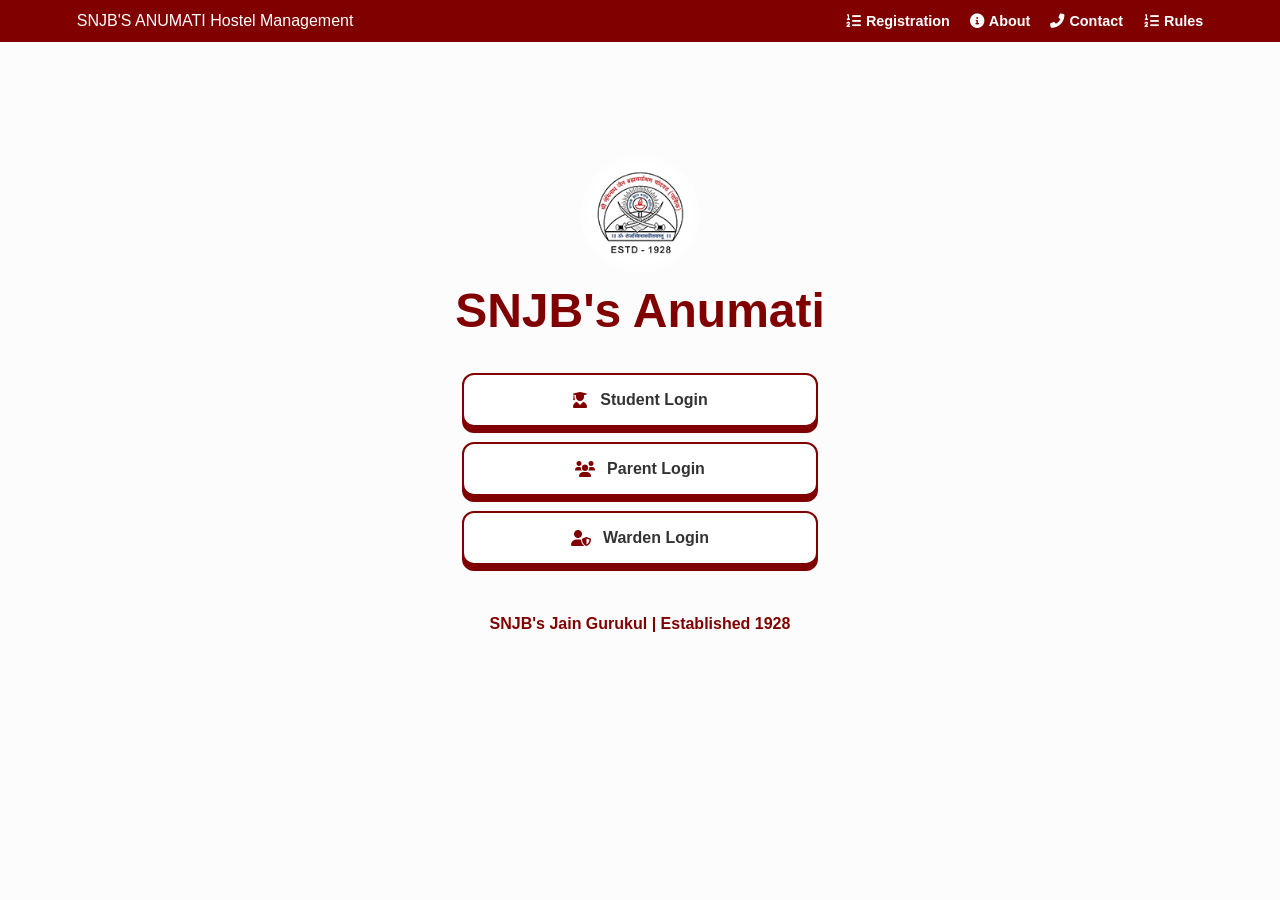
<file: index.html>
<!DOCTYPE html>
<html lang="en">

<head>
    <meta charset="UTF-8">
    <meta name="viewport" content="width=device-width, initial-scale=1.0">
    <title>SNJB's Anumati Hostel Management| Home</title>
    <link rel="stylesheet" href="style.css">
    <link rel="stylesheet" href="https://cdnjs.cloudflare.com/ajax/libs/font-awesome/6.0.0/css/all.min.css">
</head>

<body class="home-bg">
    <header class="header">
        <div class="logo-area">
            <span class="nmims-text">SNJB'S</span>
            <span class="brand-name">ANUMATI Hostel Management</span>
        </div>
        <div class="top-nav">
            <a href="registration.html"><i class="fas fa-list-ol"></i> Registration</a>
            <a href="about.html"><i class="fas fa-info-circle"></i> About</a>
            <a href="contact.html"><i class="fas fa-phone-alt"></i> Contact</a>
            <a href="rules.html"><i class="fas fa-list-ol"></i> Rules</a>

        </div>
    </header>

    <main class="hero-section">
        <div class="interface-container">

            <div class="college-branding">
                <img src="logo.png" alt="SNJB Logo" class="college-logo">
                <h1 class="main-title">SNJB's Anumati</h1>
            </div>

            <div class="login-button-group">
                <a href="student_login.html" class="btn-snjb-style">
                    <i class="fas fa-user-graduate icon"></i> Student Login
                </a>

                <a href="parent_login.html" class="btn-snjb-style">
                    <i class="fas fa-users icon"></i> Parent Login
                </a>

                <a href="warden_login.html" class="btn-snjb-style">
                    <i class="fas fa-user-shield icon"></i> Warden Login
                </a>
            </div>

            <p class="footer-text">SNJB's Jain Gurukul | Established 1928</p>
        </div>
    </main>
</body>

</html>
</file>
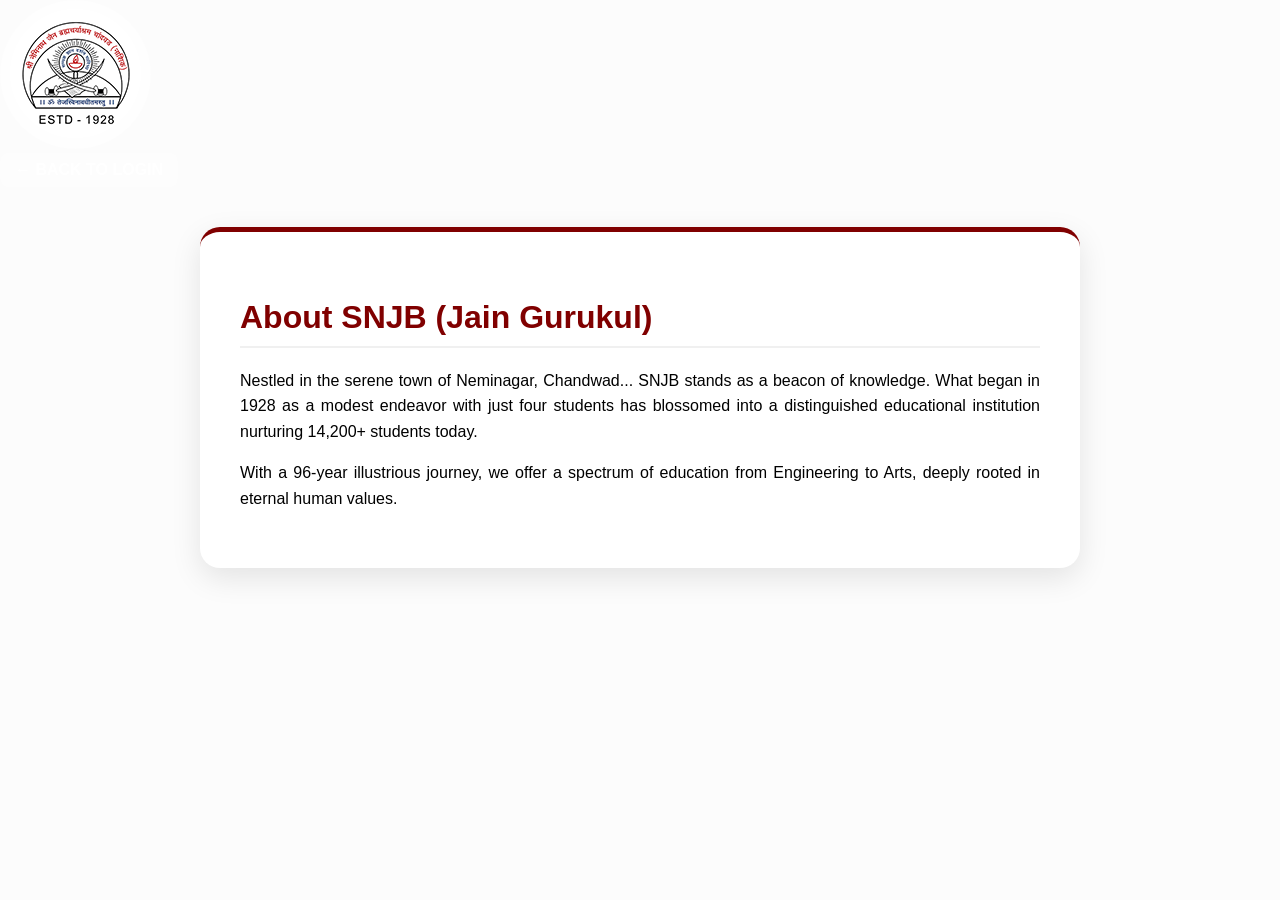
<file: about.html>
<!DOCTYPE html>
<html lang="en">
<head>
    <meta charset="UTF-8">
    <title>About SNJB | Anumati</title>
    <link rel="stylesheet" href="style.css">
</head>
<body class="login-bg">
    <nav class="navbar">
        <div class="nav-left">
            <img src="logo.png" alt="SNJB Logo" class="nav-logo">
        </div>
        <a href="index.html" style="color:white; text-decoration:none; font-weight:bold;">← BACK TO LOGIN</a>
    </nav>

    <div class="home-content-wrapper">
        <div class="home-section-card">
            <h2 style="color:var(--maroon);">About SNJB (Jain Gurukul)</h2>
            <p style="line-height:1.6; text-align:justify;">
                Nestled in the serene town of Neminagar, Chandwad... SNJB stands as a beacon of knowledge. 
                What began in 1928 as a modest endeavor with just four students has blossomed into a distinguished 
                educational institution nurturing 14,200+ students today.
            </p>
            <p style="line-height:1.6; text-align:justify;">
                With a 96-year illustrious journey, we offer a spectrum of education from Engineering to Arts, 
                deeply rooted in eternal human values.
            </p>
        </div>
    </div>
</body>
</html>
</file>
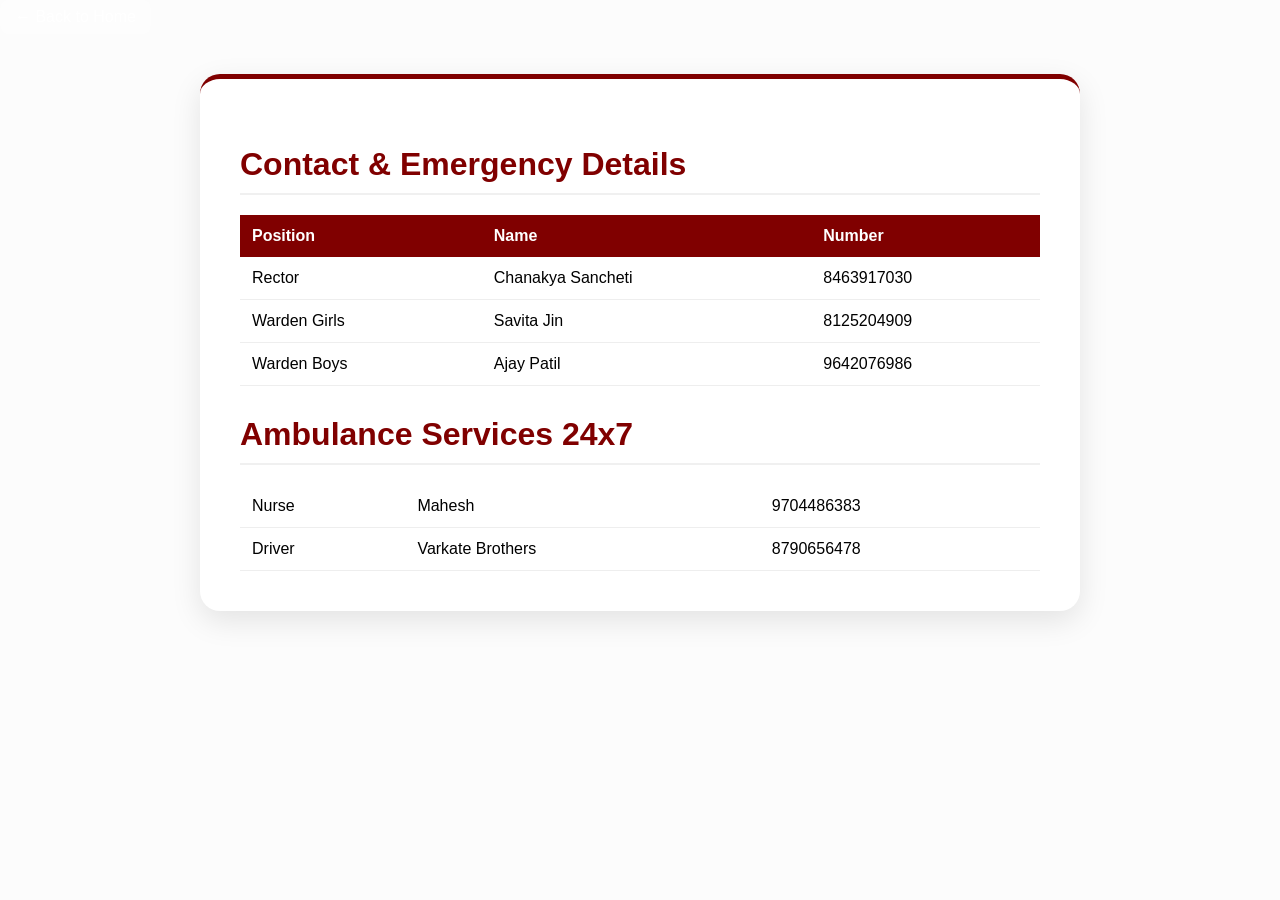
<file: contact.html>
<!DOCTYPE html>
<html>
<head>
    <title>Contact Us | Anumati</title>
    <link rel="stylesheet" href="style.css">
</head>
<body class="login-bg">
    <nav class="navbar"><a href="index.html" style="color:white; text-decoration:none;">← Back to Home</a></nav>
    <div class="home-content-wrapper">
        <div class="home-section-card">
            <h2>Contact & Emergency Details</h2>
            <table class="home-table">
                <thead><tr><th>Position</th><th>Name</th><th>Number</th></tr></thead>
                <tbody>
                    <tr><td>Rector</td><td>Chanakya Sancheti</td><td>8463917030</td></tr>
                    <tr><td>Warden Girls</td><td>Savita Jin</td><td>8125204909</td></tr>
                    <tr><td>Warden Boys</td><td>Ajay Patil</td><td>9642076986</td></tr>
                </tbody>
            </table>
            <h2 style="margin-top:30px;">Ambulance Services 24x7</h2>
            <table class="home-table">
                <tr><td>Nurse</td><td>Mahesh</td><td>9704486383</td></tr>
                <tr><td>Driver</td><td>Varkate Brothers</td><td>8790656478</td></tr>
            </table>
        </div>
    </div>
</body>
</html>
</file>
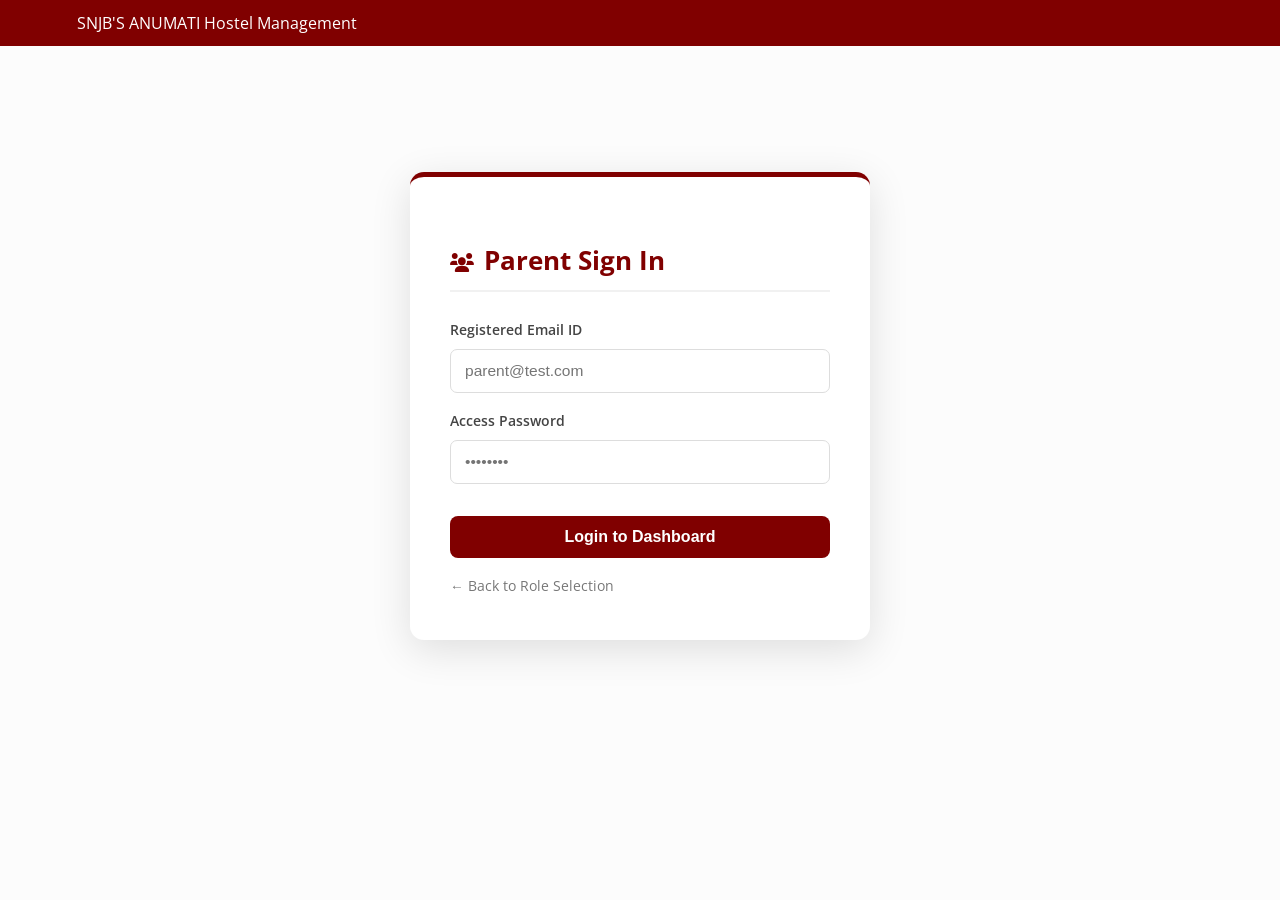
<file: parent.html>
<!DOCTYPE html>
<html lang="en">

<head>
    <meta charset="UTF-8">
    <meta name="viewport" content="width=device-width, initial-scale=1.0">
    <title>Parent Portal | Anumati</title>
    <meta name="description" content="Parent dashboard for reviewing and approving student hostel leave requests.">
    <link rel="stylesheet" href="style.css">
    <link rel="stylesheet" href="https://cdnjs.cloudflare.com/ajax/libs/font-awesome/6.0.0/css/all.min.css">
    <link href="https://fonts.googleapis.com/css2?family=Open+Sans:wght@400;600;700&display=swap" rel="stylesheet">
</head>

<body style="background:#f4f7f6; margin:0;">

    <header class="header">
        <div class="logo-area">
            <span class="nmims-text">SNJB'S</span>
            <span class="brand-name">ANUMATI — Parent Portal</span>
        </div>
        <div style="display:flex; align-items:center; gap:20px;">
            <span style="color:#ffdddd; font-size:0.88rem; font-weight:600;">
                <i class="fas fa-users" style="margin-right:5px;"></i>Parent Dashboard
            </span>
            <button onclick="logout('parent')" class="btn-nmims-submit"
                style="width:auto; padding:8px 20px; margin:0; border:none; background:rgba(255,255,255,0.15);">
                <i class="fas fa-sign-out-alt"></i> Logout
            </button>
        </div>
    </header>

    <div class="dashboard-container">

        <!-- Welcome Banner -->
        <div class="welcome-banner">
            <h1><i class="fas fa-check-circle" style="color:var(--maroon); margin-right:10px;"></i>Applications for
                Approval</h1>
            <p>Review and authorize your ward's leave requests. The warden will only see requests you have approved.</p>
        </div>

        <!-- Pending Leave Applications -->
        <div class="nmims-card">
            <div
                style="display:flex; justify-content:space-between; align-items:center; margin-bottom:18px; border-bottom:1px solid #eee; padding-bottom:14px;">
                <h2 style="margin:0; padding:0; border:none; color:var(--maroon);">
                    Pending Requests
                </h2>
                <button onclick="loadParentLeaves()"
                    style="background:none; border:1px solid var(--maroon); color:var(--maroon); padding:6px 14px; border-radius:6px; cursor:pointer; font-size:0.82rem; font-weight:700;">
                    <i class="fas fa-sync-alt"></i> Refresh
                </button>
            </div>
            <table class="nmims-table">
                <thead>
                    <tr>
                        <th>Student</th>
                        <th>Roll No</th>
                        <th>Room</th>
                        <th>Dates</th>
                        <th>Reason</th>
                        <th>Action</th>
                    </tr>
                </thead>
                <tbody id="parentList">
                    <tr>
                        <td colspan="6" class="page-loading">
                            <div class="big-spinner"></div>
                            <span>Loading applications...</span>
                        </td>
                    </tr>
                </tbody>
            </table>
        </div>

        <!-- All Applications (including approved) -->
        <div class="nmims-card" style="border-top-color:#28a745;">
            <div
                style="display:flex; justify-content:space-between; align-items:center; margin-bottom:18px; border-bottom:1px solid #eee; padding-bottom:14px;">
                <h2 style="margin:0; padding:0; border:none; color:#28a745;">
                    <i class="fas fa-history" style="margin-right:8px;"></i>All Applications (History)
                </h2>
            </div>
            <table class="nmims-table">
                <thead>
                    <tr>
                        <th>Student</th>
                        <th>Room</th>
                        <th>Dates</th>
                        <th>Reason</th>
                        <th>Parent Status</th>
                        <th>Warden Status</th>
                    </tr>
                </thead>
                <tbody id="parentAllList">
                    <tr>
                        <td colspan="6" class="page-loading">
                            <div class="big-spinner"></div>
                            <span>Loading history...</span>
                        </td>
                    </tr>
                </tbody>
            </table>
        </div>

    </div>

    <script src="api.js"></script>
    <script>
        // ── Auth Guard ─────────────────────────────────────────────────────────
        redirectIfNotLoggedIn('parent');

        // ── Load on page ready ─────────────────────────────────────────────────
        document.addEventListener('DOMContentLoaded', loadParentLeaves);

        // ── Approve a leave ────────────────────────────────────────────────────
        async function approveLeave(leaveId, btn) {
            const originalText = btn.textContent;
            btn.disabled = true;
            btn.innerHTML = '<span class="btn-spinner"></span>';
            try {
                await apiRequest('PATCH', `/parent/leaves/${leaveId}/approve`, null, getUserId('parent'));
                showToast('Leave approved successfully! ✅', 'success');
                loadParentLeaves(); // Refresh both tables
            } catch (err) {
                showToast(err.message || 'Failed to approve. Try again.', 'error');
                btn.disabled = false;
                btn.textContent = originalText;
            }
        }

        // ── Load pending leaves + full history ─────────────────────────────────
        async function loadParentLeaves() {
            const pendingTbody = document.getElementById('parentList');
            const allTbody    = document.getElementById('parentAllList');

            const loadingRow = (cols) =>
                `<tr><td colspan="${cols}" class="page-loading"><div class="big-spinner"></div><span>Loading...</span></td></tr>`;
            pendingTbody.innerHTML = loadingRow(6);
            allTbody.innerHTML    = loadingRow(6);

            // Fire both requests in parallel
            const [pendingResult, historyResult] = await Promise.allSettled([
                apiRequest('GET', '/parent/leaves',         null, getUserId('parent')),
                apiRequest('GET', '/parent/leaves/history', null, getUserId('parent')),
            ]);

            // ── Pending table ──────────────────────────────────────────────────
            if (pendingResult.status === 'rejected') {
                const err = pendingResult.reason;
                if (err.message.includes('401') || err.message.toLowerCase().includes('unauthorized')) {
                    logout('parent');
                    return;
                }
                pendingTbody.innerHTML = `<tr><td colspan="6" style="text-align:center;color:#c0392b;padding:20px;">
                    <i class="fas fa-exclamation-circle"></i> ${pendingResult.reason.message || 'Failed to load.'}
                    <a href="#" onclick="loadParentLeaves()">Retry</a></td></tr>`;
            } else {
                const pendingLeaves = pendingResult.value;
                if (pendingLeaves.length === 0) {
                    pendingTbody.innerHTML = `
                        <tr><td colspan="6">
                            <div class="empty-state">
                                <p>No pending requests. All applications from your ward have been reviewed.</p>
                            </div>
                        </td></tr>`;
                } else {
                    pendingTbody.innerHTML = pendingLeaves.map(l => `
                        <tr>
                            <td><strong>${l.stu_name}</strong><br><small style="color:#888;">${l.stu_mobile}</small></td>
                            <td>${l.roll_no}</td>
                            <td>${l.room_no}</td>
                            <td style="white-space:nowrap;">
                                <i class="fas fa-calendar-alt" style="color:#888;margin-right:4px;"></i>
                                ${l.departure_date}<br>→ ${l.arrival_date}
                            </td>
                            <td>${l.reason}</td>
                            <td>
                                <button class="btn-approve" onclick="approveLeave(${l.leave_id}, this)">
                                    <i class="fas fa-check" style="margin-right:4px;"></i>Approve
                                </button>
                            </td>
                        </tr>`).join('');
                }
            }

            // ── History table (all statuses — own student only) ─────────────────
            if (historyResult.status === 'rejected') {
                allTbody.innerHTML = `<tr><td colspan="6" style="text-align:center;color:#c0392b;padding:20px;">
                    <i class="fas fa-exclamation-circle"></i> ${historyResult.reason.message || 'Failed to load history.'}
                    <a href="#" onclick="loadParentLeaves()">Retry</a></td></tr>`;
            } else {
                const allLeaves = historyResult.value;
                if (allLeaves.length === 0) {
                    allTbody.innerHTML = `
                        <tr><td colspan="6">
                            <div class="empty-state">
                                <span class="empty-icon">📋</span>
                                <p>No application history linked to your mobile number yet.</p>
                            </div>
                        </td></tr>`;
                } else {
                    allTbody.innerHTML = allLeaves.map(l => {
                        const pBadge = l.parent_status === 'Approved'
                            ? '<span class="status-badge badge-approved">Approved</span>'
                            : '<span class="status-badge badge-pending">Pending</span>';
                        const wBadge = l.warden_status === 'Issued'
                            ? '<span class="status-badge badge-issued">Issued</span>'
                            : '<span class="status-badge badge-pending">Pending</span>';
                        return `
                            <tr>
                                <td><strong>${l.stu_name}</strong></td>
                                <td>${l.room_no}</td>
                                <td style="white-space:nowrap;">${l.departure_date} → ${l.arrival_date}</td>
                                <td>${l.reason}</td>
                                <td>${pBadge}</td>
                                <td>${wBadge}</td>
                            </tr>`;
                    }).join('');
                }
            }
        }
    </script>
</body>

</html>
</file>
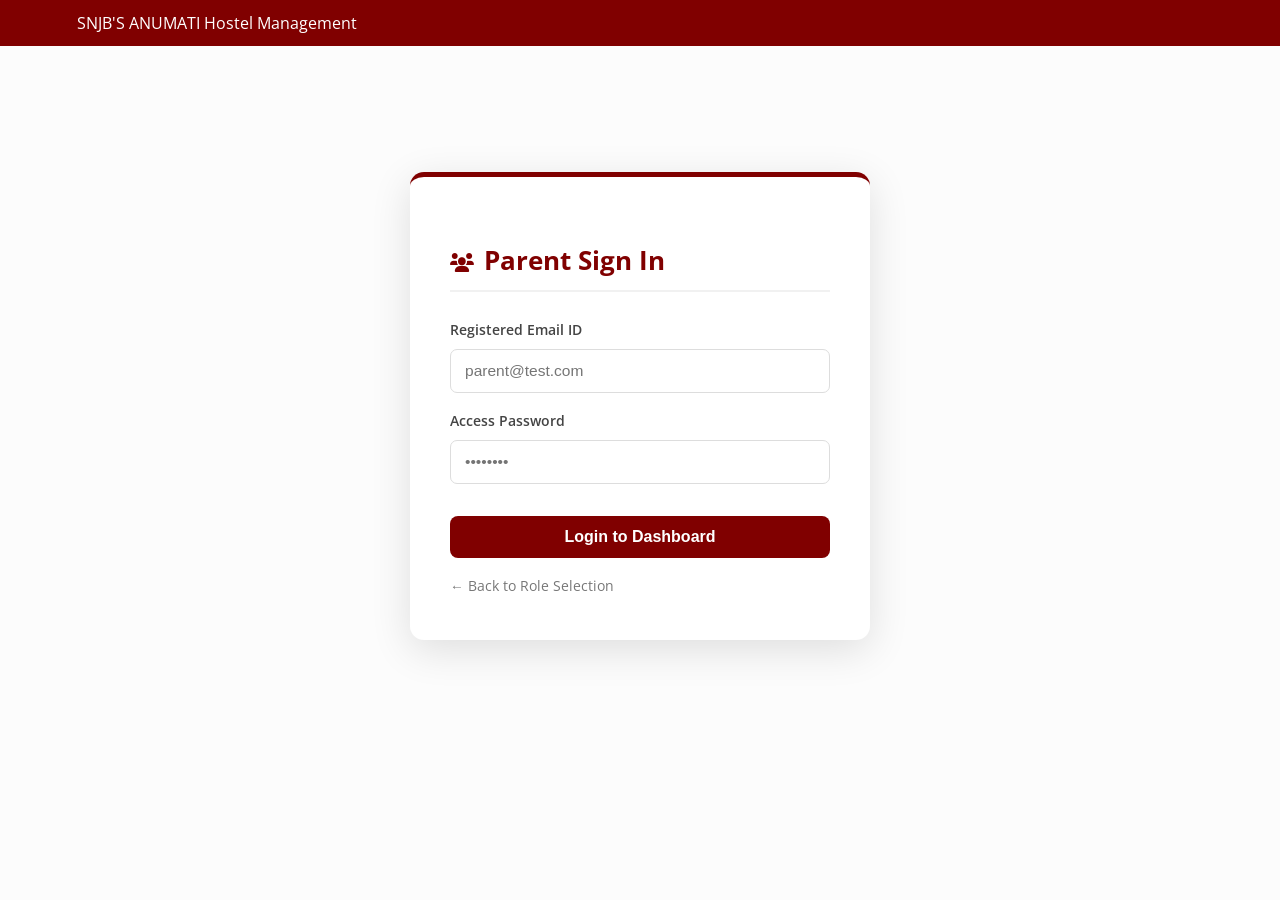
<file: parent_login.html>
<!DOCTYPE html>
<html lang="en">
<head>
    <meta charset="UTF-8">
    <meta name="viewport" content="width=device-width, initial-scale=1.0">
    <title>Parent Login | SNJB Anumati</title>
    <meta name="description" content="Parent login portal for SNJB's Anumati Hostel Leave Management system.">
    <link rel="stylesheet" href="style.css">
    <link rel="stylesheet" href="https://cdnjs.cloudflare.com/ajax/libs/font-awesome/6.0.0/css/all.min.css">
    <link href="https://fonts.googleapis.com/css2?family=Open+Sans:wght@400;600;700&display=swap" rel="stylesheet">
</head>
<body class="home-bg">
    <header class="header">
        <div class="logo-area">
            <span class="nmims-text">SNJB'S</span>
            <span class="brand-name">ANUMATI Hostel Management</span>
        </div>
    </header>

    <div class="hero-section">
        <div class="auth-card">
            <h2><i class="fas fa-users" style="font-size:1.2rem; margin-right:10px; color:var(--maroon);"></i>Parent Sign In</h2>
            <form id="parentLoginForm" autocomplete="off">
                <div style="margin-bottom: 18px;">
                    <label for="pEmail">Registered Email ID</label>
                    <input type="email" id="pEmail" class="input-field" placeholder="parent@test.com" required>
                </div>
                <div style="margin-bottom: 22px;">
                    <label for="pPass">Access Password</label>
                    <input type="password" id="pPass" class="input-field" placeholder="••••••••" required>
                </div>
                <p id="loginError" class="error-msg"></p>
                <button type="submit" id="loginBtn" class="btn-nmims-submit" style="border:none;">Login to Dashboard</button>
            </form>
            <a href="index.html" class="auth-back-link">← Back to Role Selection</a>
        </div>
    </div>

    <script src="api.js"></script>
    <script>
        document.getElementById('parentLoginForm').addEventListener('submit', async (e) => {
            e.preventDefault();
            const btn = document.getElementById('loginBtn');
            const email = document.getElementById('pEmail').value.trim();
            const password = document.getElementById('pPass').value;

            setError('loginError', '');
            setButtonLoading(btn, true, 'Login to Dashboard');

            try {
                const data = await apiRequest('POST', '/auth/parent/login', { email, password });
                saveUser('parent', data);    // stores user_id, email, mobile
                window.location.href = 'parent.html';
            } catch (err) {
                setError('loginError', err.message || 'Invalid email or password.');
                setButtonLoading(btn, false, 'Login to Dashboard');
            }
        });
    </script>
</body>
</html>
</file>
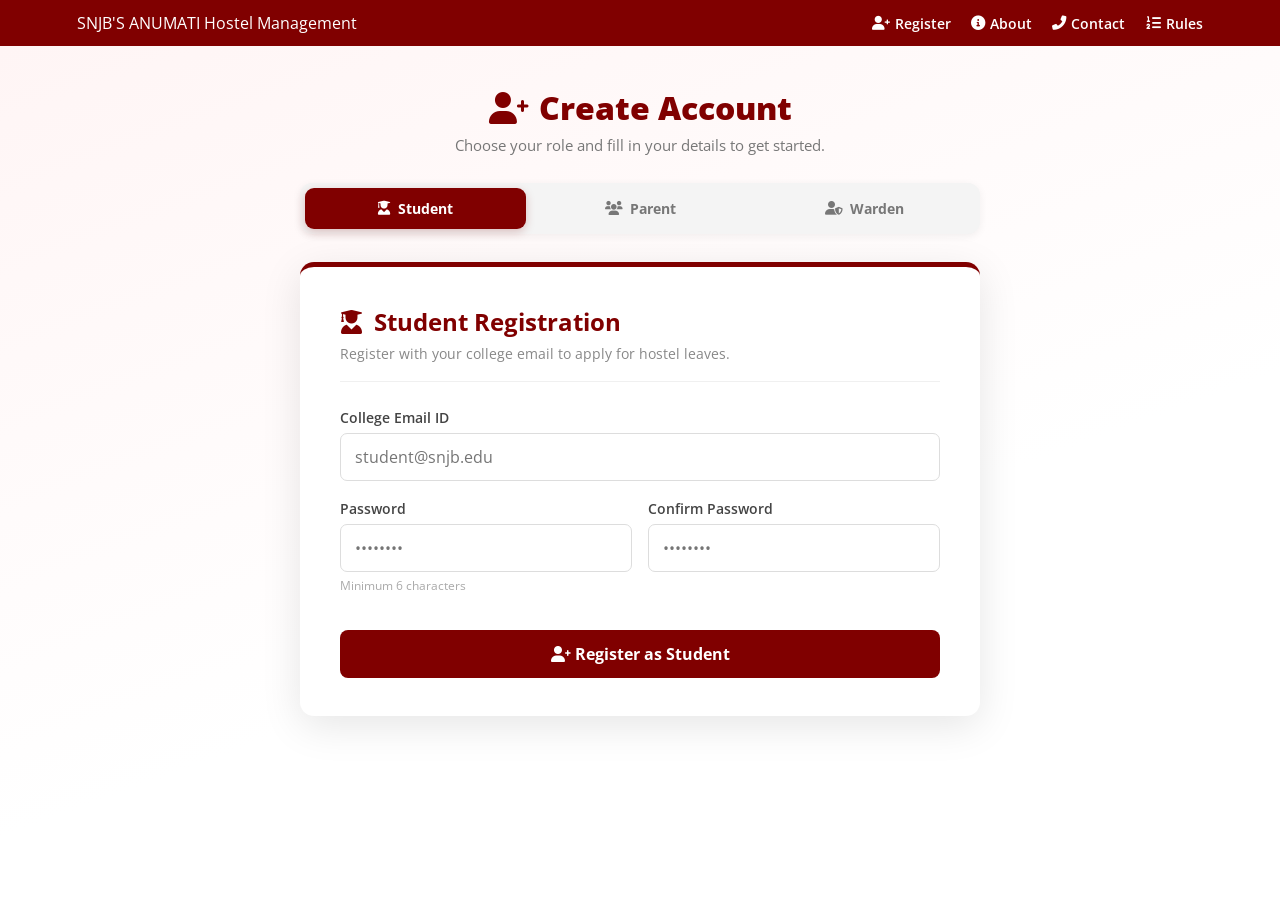
<file: registration.html>
<!DOCTYPE html>
<html lang="en">

<head>
    <meta charset="UTF-8">
    <meta name="viewport" content="width=device-width, initial-scale=1.0">
    <title>Register | SNJB Anumati</title>
    <meta name="description"
        content="Register as a Student, Parent, or Warden on SNJB's Anumati Hostel Leave Management system.">
    <link rel="stylesheet" href="style.css">
    <link rel="stylesheet" href="https://cdnjs.cloudflare.com/ajax/libs/font-awesome/6.0.0/css/all.min.css">
    <link href="https://fonts.googleapis.com/css2?family=Open+Sans:wght@400;600;700&display=swap" rel="stylesheet">
    <style>
        /* ── Registration-specific styles ───────────────────────────────── */
        .reg-page-wrapper {
            min-height: 100vh;
            display: flex;
            flex-direction: column;
        }

        .reg-hero {
            flex: 1;
            display: flex;
            align-items: flex-start;
            justify-content: center;
            padding: 40px 20px 60px;
            background: linear-gradient(160deg, #fff5f5 0%, #ffffff 60%);
        }

        .reg-container {
            width: 100%;
            max-width: 680px;
        }

        /* Role Tabs */
        .reg-tabs {
            display: flex;
            background: #f4f4f4;
            border-radius: 12px;
            padding: 5px;
            gap: 4px;
            margin-bottom: 28px;
            box-shadow: 0 2px 8px rgba(0, 0, 0, 0.06);
        }

        .reg-tab-btn {
            flex: 1;
            padding: 11px 8px;
            border: none;
            background: transparent;
            border-radius: 9px;
            font-size: 0.88rem;
            font-weight: 700;
            color: #777;
            cursor: pointer;
            display: flex;
            align-items: center;
            justify-content: center;
            gap: 7px;
            transition: background 0.22s, color 0.22s, box-shadow 0.22s;
            font-family: 'Open Sans', sans-serif;
        }

        .reg-tab-btn.active {
            background: var(--maroon);
            color: #fff;
            box-shadow: 0 3px 10px rgba(128, 0, 0, 0.22);
        }

        .reg-tab-btn:not(.active):hover {
            background: #ffe4e4;
            color: var(--maroon);
        }

        /* Form Card */
        .reg-card {
            background: white;
            padding: 38px 40px;
            border-radius: 14px;
            box-shadow: 0 10px 40px rgba(0, 0, 0, 0.10);
            border-top: 5px solid var(--maroon);
            animation: fadeInUp 0.35s ease;
        }

        @keyframes fadeInUp {
            from {
                opacity: 0;
                transform: translateY(18px);
            }

            to {
                opacity: 1;
                transform: translateY(0);
            }
        }

        .reg-card h2 {
            color: var(--maroon);
            margin: 0 0 6px;
            font-size: 1.5rem;
            display: flex;
            align-items: center;
            gap: 10px;
        }

        .reg-card .subtitle {
            color: #888;
            font-size: 0.86rem;
            margin: 0 0 26px;
            border-bottom: 1px solid #f0f0f0;
            padding-bottom: 18px;
        }

        .form-section {
            display: none;
        }

        .form-section.active {
            display: block;
            animation: fadeInUp 0.3s ease;
        }

        .field-group {
            margin-bottom: 18px;
        }

        .field-group label {
            display: block;
            font-weight: 600;
            font-size: 0.88rem;
            color: #444;
            margin-bottom: 6px;
        }

        .field-group .input-field {
            width: 100%;
            padding: 12px 14px;
            border: 1px solid #ddd;
            border-radius: 7px;
            font-size: 0.97rem;
            box-sizing: border-box;
            transition: 0.25s;
            font-family: 'Open Sans', sans-serif;
        }

        .field-group .input-field:focus {
            border-color: var(--maroon);
            outline: none;
            box-shadow: 0 0 0 3px rgba(128, 0, 0, 0.08);
        }

        .two-col {
            display: grid;
            grid-template-columns: 1fr 1fr;
            gap: 16px;
        }

        @media (max-width: 520px) {
            .two-col {
                grid-template-columns: 1fr;
            }

            .reg-card {
                padding: 28px 20px;
            }
        }

        /* Password strength hint */
        .pwd-hint {
            font-size: 0.78rem;
            color: #aaa;
            margin-top: 5px;
        }

        /* Info note */
        .info-note {
            background: #fff8e1;
            border-left: 4px solid #ffc107;
            border-radius: 5px;
            padding: 10px 14px;
            font-size: 0.83rem;
            color: #7a5f00;
            margin-bottom: 20px;
        }

        .info-note i {
            margin-right: 6px;
        }

        /* Submit button */
        .btn-register {
            background: var(--maroon);
            color: white;
            border: none;
            padding: 13px 25px;
            border-radius: 8px;
            font-weight: 700;
            cursor: pointer;
            width: 100%;
            font-size: 1rem;
            transition: 0.3s;
            margin-top: 6px;
            font-family: 'Open Sans', sans-serif;
        }

        .btn-register:hover {
            background: #a00000;
            transform: translateY(-2px);
            box-shadow: 0 5px 15px rgba(128, 0, 0, 0.22);
        }

        .btn-register:disabled {
            opacity: 0.7;
            cursor: not-allowed;
            transform: none;
        }

        /* Login redirect link */
        .login-redirect {
            text-align: center;
            margin-top: 22px;
            font-size: 0.86rem;
            color: #777;
        }

        .login-redirect a {
            color: var(--maroon);
            font-weight: 700;
            text-decoration: none;
        }

        .login-redirect a:hover {
            text-decoration: underline;
        }

        /* Success state */
        .success-box {
            display: none;
            text-align: center;
            padding: 30px 20px;
        }

        .success-box .success-icon {
            font-size: 3.5rem;
            color: #28a745;
            margin-bottom: 14px;
        }

        .success-box h3 {
            color: #222;
            margin: 0 0 8px;
        }

        .success-box p {
            color: #666;
            font-size: 0.9rem;
            margin: 0 0 20px;
        }

        .btn-go-login {
            display: inline-block;
            padding: 11px 30px;
            background: var(--maroon);
            color: white;
            border-radius: 8px;
            font-weight: 700;
            text-decoration: none;
            font-size: 0.95rem;
            transition: 0.2s;
        }

        .btn-go-login:hover {
            background: #a00000;
            transform: translateY(-1px);
        }
    </style>
</head>

<body class="home-bg reg-page-wrapper">

    <!-- ── Header ─────────────────────────────────────────────────────── -->
    <header class="header">
        <div class="logo-area">
            <span class="nmims-text">SNJB'S</span>
            <span class="brand-name">ANUMATI Hostel Management</span>
        </div>
        <div class="top-nav">
            <a href="registration.html"><i class="fas fa-user-plus"></i> Register</a>
            <a href="about.html"><i class="fas fa-info-circle"></i> About</a>
            <a href="contact.html"><i class="fas fa-phone-alt"></i> Contact</a>
            <a href="rules.html"><i class="fas fa-list-ol"></i> Rules</a>
        </div>
    </header>

    <!-- ── Main Content ───────────────────────────────────────────────── -->
    <div class="reg-hero">
        <div class="reg-container">

            <!-- Page title -->
            <div style="text-align:center; margin-bottom:28px;">
                <h1 style="font-size:2rem; color:var(--maroon); margin:0 0 6px; font-weight:800;">
                    <i class="fas fa-user-plus" style="margin-right:10px;"></i>Create Account
                </h1>
                <p style="color:#777; font-size:0.92rem; margin:0;">
                    Choose your role and fill in your details to get started.
                </p>
            </div>

            <!-- Role Tabs -->
            <div class="reg-tabs" role="tablist" aria-label="Select registration role">
                <button class="reg-tab-btn active" id="tab-student" role="tab" aria-selected="true"
                    onclick="switchTab('student')">
                    <i class="fas fa-user-graduate"></i> Student
                </button>
                <button class="reg-tab-btn" id="tab-parent" role="tab" aria-selected="false"
                    onclick="switchTab('parent')">
                    <i class="fas fa-users"></i> Parent
                </button>
                <button class="reg-tab-btn" id="tab-warden" role="tab" aria-selected="false"
                    onclick="switchTab('warden')">
                    <i class="fas fa-user-shield"></i> Warden
                </button>
            </div>

            <!-- Form Card -->
            <div class="reg-card">

                <!-- ── STUDENT FORM ─────────────────────────────────── -->
                <div class="form-section active" id="section-student">
                    <h2><i class="fas fa-user-graduate"></i> Student Registration</h2>
                    <p class="subtitle">Register with your college email to apply for hostel leaves.</p>

                    <form id="studentRegForm" autocomplete="off" novalidate>
                        <div class="field-group">
                            <label for="s-email">College Email ID</label>
                            <input type="email" id="s-email" class="input-field" placeholder="student@snjb.edu"
                                required>
                        </div>

                        <div class="two-col">
                            <div class="field-group">
                                <label for="s-password">Password</label>
                                <input type="password" id="s-password" class="input-field" placeholder="••••••••"
                                    required minlength="6">
                                <p class="pwd-hint">Minimum 6 characters</p>
                            </div>
                            <div class="field-group">
                                <label for="s-confirm">Confirm Password</label>
                                <input type="password" id="s-confirm" class="input-field" placeholder="••••••••"
                                    required>
                            </div>
                        </div>

                        <p id="studentRegError" class="error-msg"></p>
                        <button type="submit" id="studentRegBtn" class="btn-register">
                            <i class="fas fa-user-plus"></i> Register as Student
                        </button>
                    </form>

                    <!-- Success state -->
                    <div class="success-box" id="studentSuccess">
                        <div class="success-icon"><i class="fas fa-check-circle"></i></div>
                        <h3>Registration Successful!</h3>
                        <p>Your student account has been created. You can now sign in.</p>
                        <a href="student_login.html" class="btn-go-login">
                            <i class="fas fa-sign-in-alt"></i> Go to Student Login
                        </a>
                    </div>
                </div>

                <!-- ── PARENT FORM ──────────────────────────────────── -->
                <div class="form-section" id="section-parent">
                    <h2><i class="fas fa-users"></i> Parent Registration</h2>
                    <p class="subtitle">Register with the mobile number you share with your child's hostel record.</p>

                    <div class="info-note">
                        <i class="fas fa-info-circle"></i>
                        Your <strong>Mobile Number</strong> must match the number provided by your child when submitting
                        leave applications. This is how leave requests are linked to your account.
                    </div>

                    <form id="parentRegForm" autocomplete="off" novalidate>
                        <div class="field-group">
                            <label for="p-email">Email ID</label>
                            <input type="email" id="p-email" class="input-field" placeholder="parent@example.com"
                                required>
                        </div>

                        <div class="field-group">
                            <label for="p-mobile">Mobile Number</label>
                            <input type="tel" id="p-mobile" class="input-field" placeholder="10-digit mobile number"
                                required pattern="[0-9]{10}" maxlength="10">
                        </div>

                        <div class="two-col">
                            <div class="field-group">
                                <label for="p-password">Password</label>
                                <input type="password" id="p-password" class="input-field" placeholder="••••••••"
                                    required minlength="6">
                                <p class="pwd-hint">Minimum 6 characters</p>
                            </div>
                            <div class="field-group">
                                <label for="p-confirm">Confirm Password</label>
                                <input type="password" id="p-confirm" class="input-field" placeholder="••••••••"
                                    required>
                            </div>
                        </div>

                        <p id="parentRegError" class="error-msg"></p>
                        <button type="submit" id="parentRegBtn" class="btn-register">
                            <i class="fas fa-user-plus"></i> Register as Parent
                        </button>
                    </form>

                    <div class="success-box" id="parentSuccess">
                        <div class="success-icon"><i class="fas fa-check-circle"></i></div>
                        <h3>Registration Successful!</h3>
                        <p>Your parent account has been created. You can now sign in.</p>
                        <a href="parent_login.html" class="btn-go-login">
                            <i class="fas fa-sign-in-alt"></i> Go to Parent Login
                        </a>
                    </div>
                </div>

                <!-- ── WARDEN FORM ──────────────────────────────────── -->
                <div class="form-section" id="section-warden">
                    <h2><i class="fas fa-user-shield"></i> Warden Registration</h2>
                    <p class="subtitle">Register with your official hostel warden email address.</p>

                    <div class="info-note">
                        <i class="fas fa-exclamation-triangle"></i>
                        Warden registration requires an authorized hostel email. Contact the hostel administration if
                        you face any issues.
                    </div>

                    <form id="wardenRegForm" autocomplete="off" novalidate>
                        <div class="field-group">
                            <label for="w-email">Official Email ID</label>
                            <input type="email" id="w-email" class="input-field" placeholder="warden@snjb.edu" required>
                        </div>

                        <div class="two-col">
                            <div class="field-group">
                                <label for="w-password">Password</label>
                                <input type="password" id="w-password" class="input-field" placeholder="••••••••"
                                    required minlength="6">
                                <p class="pwd-hint">Minimum 6 characters</p>
                            </div>
                            <div class="field-group">
                                <label for="w-confirm">Confirm Password</label>
                                <input type="password" id="w-confirm" class="input-field" placeholder="••••••••"
                                    required>
                            </div>
                        </div>

                        <p id="wardenRegError" class="error-msg"></p>
                        <button type="submit" id="wardenRegBtn" class="btn-register">
                            <i class="fas fa-user-plus"></i> Register as Warden
                        </button>
                    </form>

                    <div class="success-box" id="wardenSuccess">
                        <div class="success-icon"><i class="fas fa-check-circle"></i></div>
                        <h3>Registration Successful!</h3>
                        <p>Your warden account has been created. You can now sign in.</p>
                        <a href="warden_login.html" class="btn-go-login">
                            <i class="fas fa-sign-in-alt"></i> Go to Warden Login
                        </a>
                    </div>
                </div>


            </div><!-- /reg-card -->
        </div><!-- /reg-container -->
    </div><!-- /reg-hero -->

    <script src="api.js"></script>
    <script>
        // ── Tab Switching ─────────────────────────────────────────────────────
        function switchTab(role) {
            ['student', 'parent', 'warden'].forEach(r => {
                document.getElementById(`tab-${r}`).classList.toggle('active', r === role);
                document.getElementById(`section-${r}`).classList.toggle('active', r === role);
            });
        }

        // ── Shared Validation ─────────────────────────────────────────────────
        function validatePasswords(pwd, confirm) {
            if (pwd.length < 6) return 'Password must be at least 6 characters.';
            if (pwd !== confirm) return 'Passwords do not match.';
            return null;
        }

        // ── Student Registration ──────────────────────────────────────────────
        document.getElementById('studentRegForm').addEventListener('submit', async (e) => {
            e.preventDefault();
            const btn = document.getElementById('studentRegBtn');
            const email = document.getElementById('s-email').value.trim();
            const password = document.getElementById('s-password').value;
            const confirm = document.getElementById('s-confirm').value;

            setError('studentRegError', '');
            const pwdErr = validatePasswords(password, confirm);
            if (pwdErr) { setError('studentRegError', pwdErr); return; }

            setButtonLoading(btn, true, 'Register as Student');
            try {
                await apiRequest('POST', '/auth/student/register', { email, password });
                document.getElementById('studentRegForm').style.display = 'none';
                document.getElementById('studentSuccess').style.display = 'block';
                showToast('Student registered successfully!', 'success');
            } catch (err) {
                setError('studentRegError', err.message || 'Registration failed. Please try again.');
                setButtonLoading(btn, false, 'Register as Student');
            }
        });

        // ── Parent Registration ───────────────────────────────────────────────
        document.getElementById('parentRegForm').addEventListener('submit', async (e) => {
            e.preventDefault();
            const btn = document.getElementById('parentRegBtn');
            const email = document.getElementById('p-email').value.trim();
            const mobile = document.getElementById('p-mobile').value.trim();
            const password = document.getElementById('p-password').value;
            const confirm = document.getElementById('p-confirm').value;

            setError('parentRegError', '');

            if (!/^[0-9]{10}$/.test(mobile)) {
                setError('parentRegError', 'Please enter a valid 10-digit mobile number.');
                return;
            }

            const pwdErr = validatePasswords(password, confirm);
            if (pwdErr) { setError('parentRegError', pwdErr); return; }

            setButtonLoading(btn, true, 'Register as Parent');
            try {
                await apiRequest('POST', '/auth/parent/register', { email, password, mobile });
                document.getElementById('parentRegForm').style.display = 'none';
                document.getElementById('parentSuccess').style.display = 'block';
                showToast('Parent registered successfully!', 'success');
            } catch (err) {
                setError('parentRegError', err.message || 'Registration failed. Please try again.');
                setButtonLoading(btn, false, 'Register as Parent');
            }
        });

        // ── Warden Registration ───────────────────────────────────────────────
        document.getElementById('wardenRegForm').addEventListener('submit', async (e) => {
            e.preventDefault();
            const btn = document.getElementById('wardenRegBtn');
            const email = document.getElementById('w-email').value.trim();
            const password = document.getElementById('w-password').value;
            const confirm = document.getElementById('w-confirm').value;

            setError('wardenRegError', '');
            const pwdErr = validatePasswords(password, confirm);
            if (pwdErr) { setError('wardenRegError', pwdErr); return; }

            setButtonLoading(btn, true, 'Register as Warden');
            try {
                await apiRequest('POST', '/auth/warden/register', { email, password });
                document.getElementById('wardenRegForm').style.display = 'none';
                document.getElementById('wardenSuccess').style.display = 'block';
                showToast('Warden registered successfully!', 'success');
            } catch (err) {
                setError('wardenRegError', err.message || 'Registration failed. Please try again.');
                setButtonLoading(btn, false, 'Register as Warden');
            }
        });
    </script>
</body>

</html>
</file>
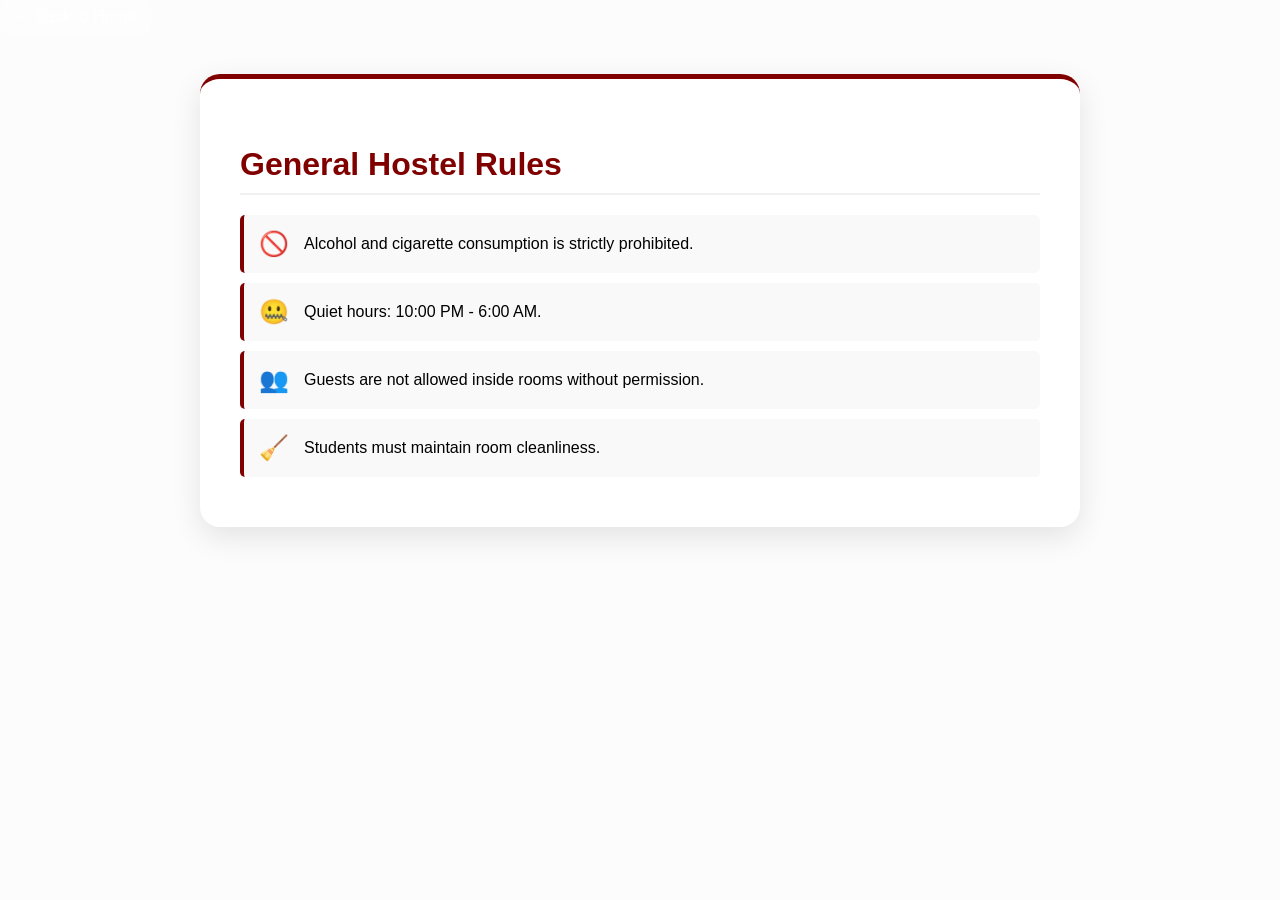
<file: rules.html>
<!DOCTYPE html>
<html>
<head>
    <title>Hostel Rules | Anumati</title>
    <link rel="stylesheet" href="style.css">
</head>
<body class="login-bg">
    <nav class="navbar"><a href="index.html" style="color:white; text-decoration:none;">← Back to Home</a></nav>
    <div class="home-content-wrapper">
        <div class="home-section-card">
            <h2>General Hostel Rules</h2>
            <div class="instr-row"><span>🚫</span> Alcohol and cigarette consumption is strictly prohibited.</div>
            <div class="instr-row"><span>🤐</span> Quiet hours: 10:00 PM - 6:00 AM.</div>
            <div class="instr-row"><span>👥</span> Guests are not allowed inside rooms without permission.</div>
            <div class="instr-row"><span>🧹</span> Students must maintain room cleanliness.</div>
        </div>
    </div>
</body>
</html>
</file>
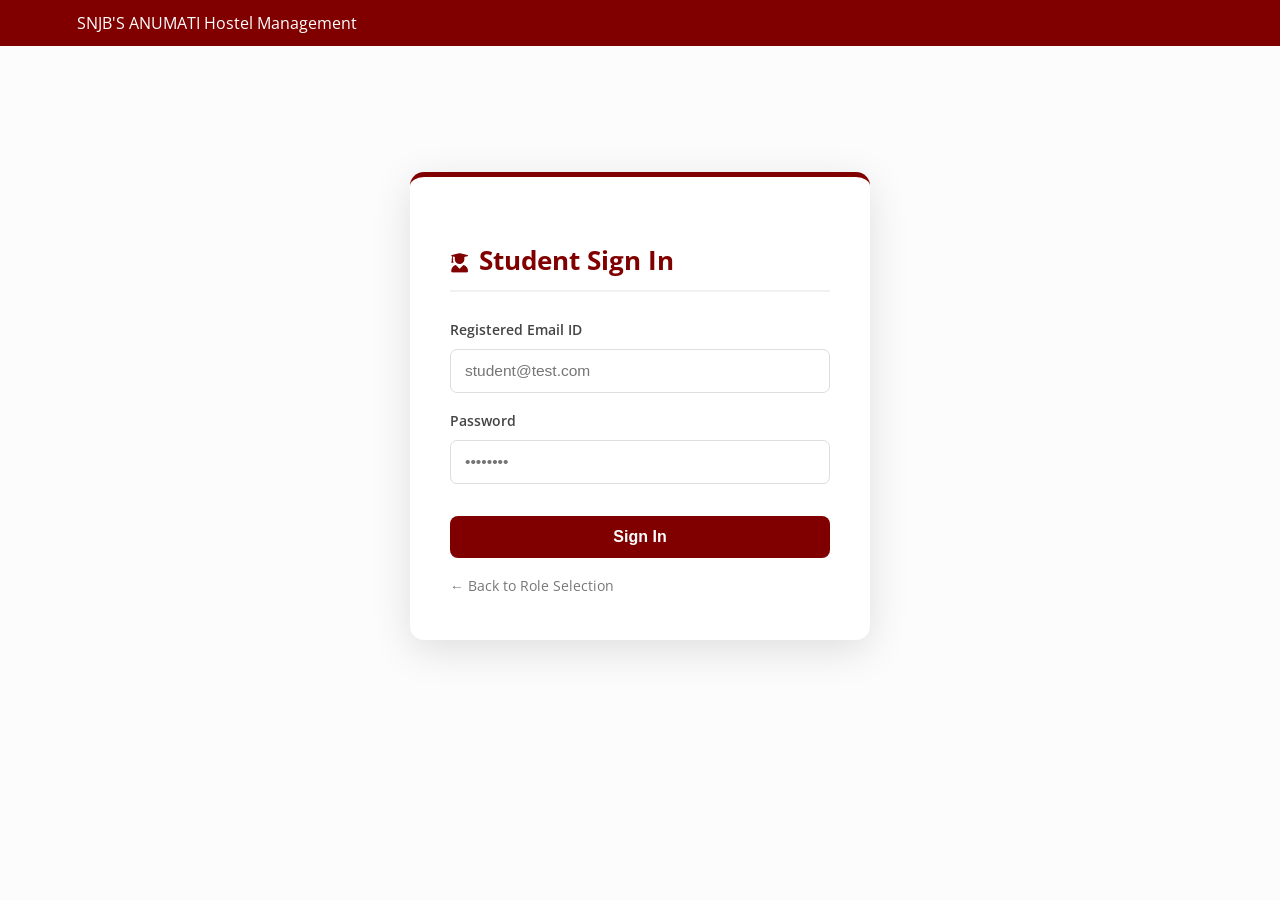
<file: student.html>
<!DOCTYPE html>
<html lang="en">

<head>
    <meta charset="UTF-8">
    <meta name="viewport" content="width=device-width, initial-scale=1.0">
    <title>Student Portal | Anumati</title>
    <meta name="description" content="Student dashboard for submitting and tracking hostel leave applications.">
    <link rel="stylesheet" href="style.css">
    <link rel="stylesheet" href="https://cdnjs.cloudflare.com/ajax/libs/font-awesome/6.0.0/css/all.min.css">
    <link href="https://fonts.googleapis.com/css2?family=Open+Sans:wght@400;600;700&display=swap" rel="stylesheet">
</head>

<body>
    <header class="header">
        <div class="logo-area">
            <span class="nmims-text">SNJB'S</span>
            <span class="brand-name">ANUMATI</span>
        </div>
        <div style="display:flex; align-items:center; gap:20px;">
            <span style="color:#ffdddd; font-size:0.88rem; font-weight:600;">
                <i class="fas fa-user-graduate" style="margin-right:5px;"></i>Student Portal
            </span>
            <button onclick="logout('student')" class="btn-nmims-submit"
                style="width:auto; padding:8px 20px; margin:0; border:none; background:rgba(255,255,255,0.15);">
                <i class="fas fa-sign-out-alt"></i> Logout
            </button>
        </div>
    </header>

    <main class="main-wrapper">

        <!-- Welcome Banner -->
        <div class="welcome-banner">
            <h1><i class="fas fa-file-alt" style="color:var(--maroon); margin-right:10px;"></i>Leave Application</h1>
            <p>Fill in all fields below to submit a leave request. Your parent will receive a notification via mobile.
            </p>
        </div>

        <!-- Leave Application Form -->
        <div class="nmims-card">
            <h2>Application Form</h2>
            <form id="leaveForm">
                <div class="flex-group">
                    <div class="flex-item">
                        <label for="stuName">Full Name</label>
                        <input type="text" id="stuName" class="input-field" placeholder="e.g. Rohit Sharma" required>
                    </div>
                    <div class="flex-item">
                        <label for="rollNo">Roll No</label>
                        <input type="text" id="rollNo" class="input-field" placeholder="e.g. 2101" required>
                    </div>
                    <div class="flex-item">
                        <label for="roomNo">Room No</label>
                        <input type="text" id="roomNo" class="input-field" placeholder="e.g. A-204" required>
                    </div>
                </div>

                <div class="flex-group">
                    <div class="flex-item">
                        <label for="stuMobile">Student Mobile</label>
                        <input type="tel" id="stuMobile" class="input-field" placeholder="e.g. 9876543210" required>
                    </div>
                    <div class="flex-item">
                        <label for="parentMobile">
                            Parent's Mobile
                            <span style="color:#888; font-weight:400; font-size:0.8rem;"> (must match parent
                                account)</span>
                        </label>
                        <input type="tel" id="parentMobile" class="input-field" placeholder="e.g. 9999988888" required>
                    </div>
                </div>

                <div style="margin-bottom:15px;">
                    <label for="reason">Purpose of Visit / Reason</label>
                    <input type="text" id="reason" class="input-field"
                        placeholder="e.g. Family function, Medical appointment..." required>
                </div>

                <div class="flex-group">
                    <div class="flex-item">
                        <label for="sDate">Departure Date</label>
                        <input type="date" id="sDate" class="input-field" required>
                    </div>
                    <div class="flex-item">
                        <label for="eDate">Expected Return Date</label>
                        <input type="date" id="eDate" class="input-field" required>
                    </div>
                </div>

                <p id="formError" class="error-msg"></p>
                <button type="submit" id="submitBtn" class="btn-nmims-submit" style="border:none;">
                    <i class="fas fa-paper-plane" style="margin-right:8px;"></i>Submit Application
                </button>
            </form>
        </div>

        <!-- My Applications Status -->
        <div class="nmims-card" style="border-top-color: #28a745;">
            <div style="display:flex; justify-content:space-between; align-items:center; margin-bottom:15px;">
                <h2 style="color:#28a745; border:none; padding:0; margin:0;">My Applications</h2>
                <button onclick="loadMyLeaves()"
                    style="background:none; border:1px solid #28a745; color:#28a745; padding:6px 14px; border-radius:6px; cursor:pointer; font-size:0.82rem; font-weight:700;">
                    <i class="fas fa-sync-alt"></i> Refresh
                </button>
            </div>
            <table class="nmims-table">
                <thead>
                    <tr>
                        <th>Room</th>
                        <th>Reason</th>
                        <th>Dates</th>
                        <th>Parent</th>
                        <th>Warden</th>
                    </tr>
                </thead>
                <tbody id="studentStatusList">
                    <tr>
                        <td colspan="5" class="page-loading">
                            <div class="big-spinner"></div>
                            <span>Loading applications...</span>
                        </td>
                    </tr>
                </tbody>
            </table>
        </div>
    </main>

    <script src="api.js"></script>
    <script>
        // ── Auth Guard ─────────────────────────────────────────────────────────
        redirectIfNotLoggedIn('student');

        // ── Load my leaves on page load ────────────────────────────────────────
        document.addEventListener('DOMContentLoaded', loadMyLeaves);

        // ── Form submission ────────────────────────────────────────────────────
        document.getElementById('leaveForm').addEventListener('submit', async (e) => {
            e.preventDefault();
            const btn = document.getElementById('submitBtn');

            const departureDateVal = document.getElementById('sDate').value;
            const arrivalDateVal = document.getElementById('eDate').value;

            if (arrivalDateVal < departureDateVal) {
                setError('formError', 'Return date cannot be before departure date.');
                return;
            }

            setError('formError', '');
            setButtonLoading(btn, true, 'Submit Application');

            const payload = {
                stu_name: document.getElementById('stuName').value.trim(),
                roll_no: document.getElementById('rollNo').value.trim(),
                room_no: document.getElementById('roomNo').value.trim(),
                stu_mobile: document.getElementById('stuMobile').value.trim(),
                parent_mobile: document.getElementById('parentMobile').value.trim(),
                reason: document.getElementById('reason').value.trim(),
                departure_date: departureDateVal,
                arrival_date: arrivalDateVal,
            };

            try {
                await apiRequest('POST', '/student/leave', payload, getUserId('student'));
                showToast('Leave application submitted successfully! ✅', 'success');
                e.target.reset();
                loadMyLeaves();
            } catch (err) {
                if (err.message.includes('401') || err.message.toLowerCase().includes('unauthorized')) {
                    showToast('Session expired. Please log in again.', 'error');
                    setTimeout(() => logout('student'), 1500);
                } else {
                    setError('formError', err.message || 'Failed to submit application. Try again.');
                }
            } finally {
                setButtonLoading(btn, false, 'Submit Application');
                btn.innerHTML = '<i class="fas fa-paper-plane" style="margin-right:8px;"></i>Submit Application';
            }
        });

        // ── Load and render student's leave applications ────────────────────────
        async function loadMyLeaves() {
            const tbody = document.getElementById('studentStatusList');
            tbody.innerHTML = `<tr><td colspan="5" class="page-loading"><div class="big-spinner"></div><span>Loading...</span></td></tr>`;

            try {
                const leaves = await apiRequest('GET', '/student/leaves', null, getUserId('student'));

                if (leaves.length === 0) {
                    tbody.innerHTML = `
                        <tr><td colspan="5">
                            <div class="empty-state">
                                <span class="empty-icon">📋</span>
                                <p>No leave applications yet. Submit your first request above.</p>
                            </div>
                        </td></tr>`;
                    return;
                }

                tbody.innerHTML = leaves.map(l => {
                    const parentBadge = l.parent_status === 'Approved'
                        ? '<span class="status-badge badge-approved">Approved</span>'
                        : '<span class="status-badge badge-pending">Pending</span>';

                    const wardenBadge = l.warden_status === 'Issued'
                        ? '<span class="status-badge badge-issued">Gatepass Issued</span>'
                        : '<span class="status-badge badge-pending">Pending</span>';

                    return `
                        <tr>
                            <td><strong>${l.room_no}</strong></td>
                            <td>${l.reason}</td>
                            <td style="white-space:nowrap;">
                                <i class="fas fa-calendar-alt" style="color:#888; margin-right:4px;"></i>
                                ${l.departure_date} → ${l.arrival_date}
                            </td>
                            <td>${parentBadge}</td>
                            <td>${wardenBadge}</td>
                        </tr>`;
                }).join('');

            } catch (err) {
                if (err.message.includes('401') || err.message.toLowerCase().includes('unauthorized')) {
                    logout('student');
                }
                tbody.innerHTML = `<tr><td colspan="5" style="text-align:center; color:#c0392b; padding:20px;">
                    <i class="fas fa-exclamation-circle"></i> Failed to load applications. 
                    <a href="#" onclick="loadMyLeaves()">Retry</a>
                </td></tr>`;
            }
        }
    </script>
</body>

</html>
</file>
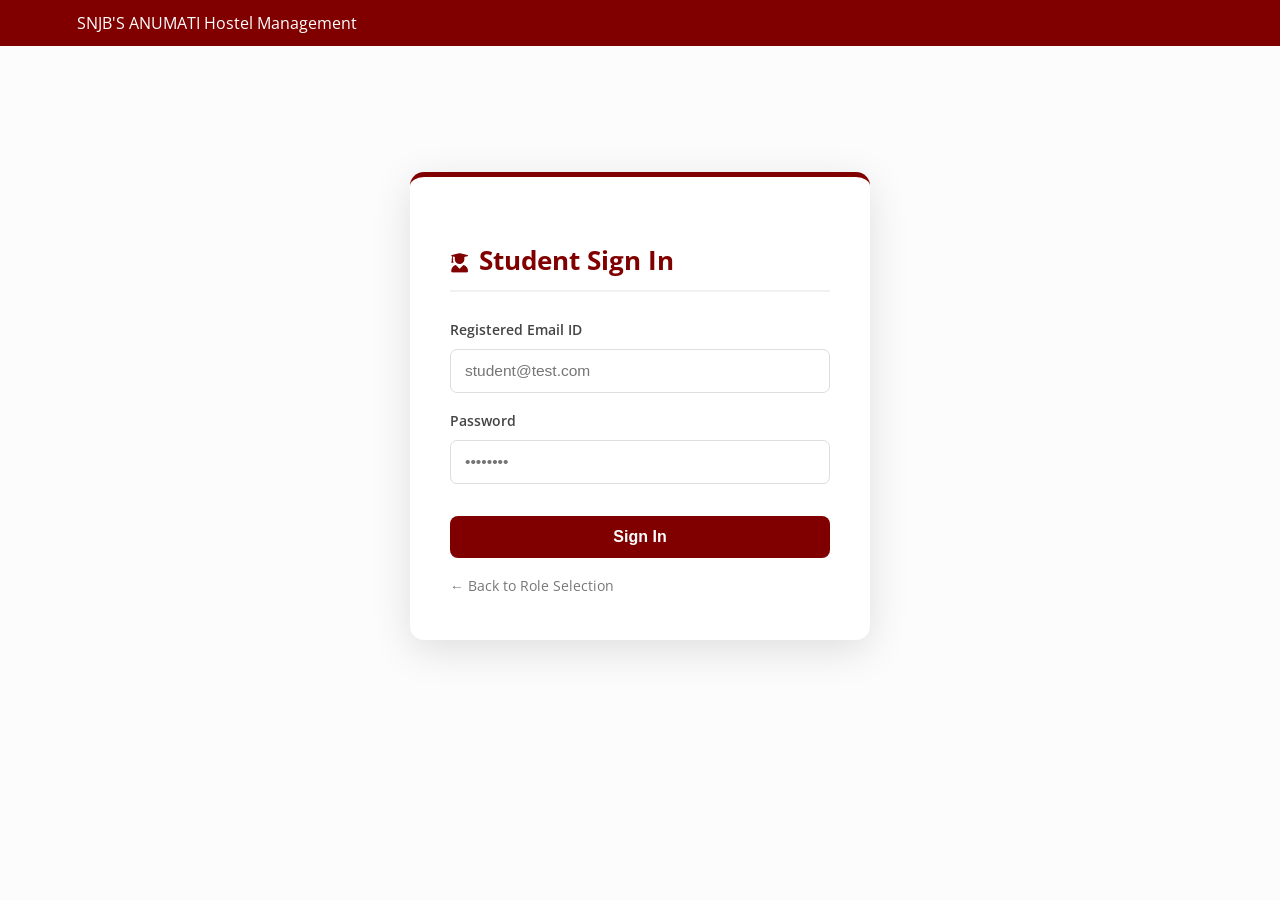
<file: student_login.html>
<!DOCTYPE html>
<html lang="en">
<head>
    <meta charset="UTF-8">
    <meta name="viewport" content="width=device-width, initial-scale=1.0">
    <title>Student Login | SNJB Anumati</title>
    <meta name="description" content="Student login portal for SNJB's Anumati Hostel Leave Management system.">
    <link rel="stylesheet" href="style.css">
    <link rel="stylesheet" href="https://cdnjs.cloudflare.com/ajax/libs/font-awesome/6.0.0/css/all.min.css">
    <link href="https://fonts.googleapis.com/css2?family=Open+Sans:wght@400;600;700&display=swap" rel="stylesheet">
</head>
<body class="home-bg">
    <header class="header">
        <div class="logo-area">
            <span class="nmims-text">SNJB'S</span>
            <span class="brand-name">ANUMATI Hostel Management</span>
        </div>
    </header>

    <div class="hero-section">
        <div class="auth-card">
            <h2><i class="fas fa-user-graduate" style="font-size:1.2rem; margin-right:10px; color:var(--maroon);"></i>Student Sign In</h2>
            <form id="studentLoginForm" autocomplete="off">
                <div style="margin-bottom: 18px;">
                    <label for="sEmail">Registered Email ID</label>
                    <input type="email" id="sEmail" class="input-field" placeholder="student@test.com" required>
                </div>
                <div style="margin-bottom: 22px;">
                    <label for="sPassword">Password</label>
                    <input type="password" id="sPassword" class="input-field" placeholder="••••••••" required>
                </div>
                <p id="loginError" class="error-msg"></p>
                <button type="submit" id="loginBtn" class="btn-nmims-submit" style="border:none;">Sign In</button>
            </form>
            <a href="index.html" class="auth-back-link">← Back to Role Selection</a>
        </div>
    </div>

    <script src="api.js"></script>
    <script>
        document.getElementById('studentLoginForm').addEventListener('submit', async (e) => {
            e.preventDefault();
            const btn = document.getElementById('loginBtn');
            const email = document.getElementById('sEmail').value.trim();
            const password = document.getElementById('sPassword').value;

            setError('loginError', '');
            setButtonLoading(btn, true, 'Sign In');

            try {
                const data = await apiRequest('POST', '/auth/student/login', { email, password });
                saveUser('student', data);   // stores user_id, email
                window.location.href = 'student.html';
            } catch (err) {
                setError('loginError', err.message || 'Invalid email or password.');
                setButtonLoading(btn, false, 'Sign In');
            }
        });
    </script>
</body>
</html>
</file>
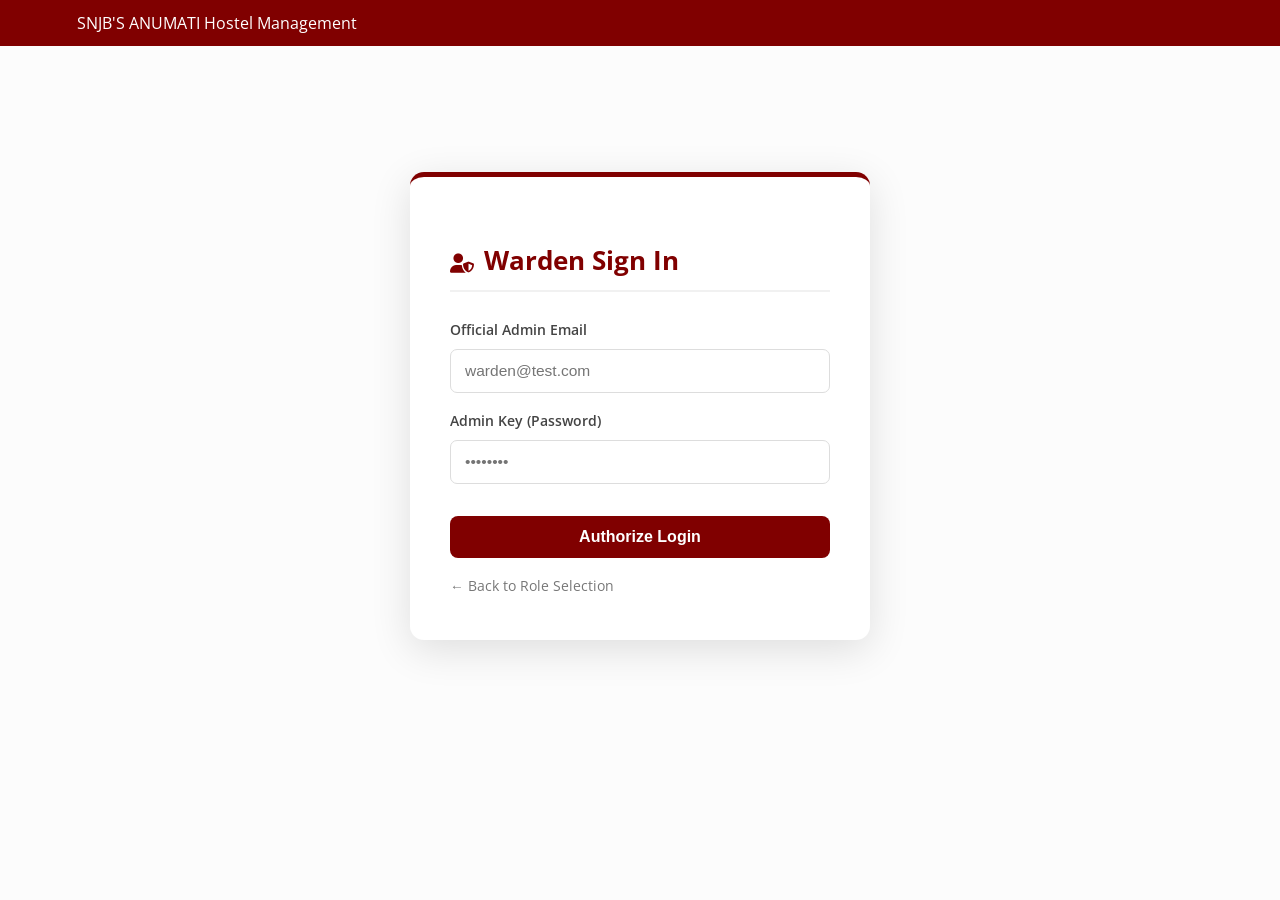
<file: warden.html>
<!DOCTYPE html>
<html lang="en">
<head>
    <meta charset="UTF-8">
    <meta name="viewport" content="width=device-width, initial-scale=1.0">
    <title>Warden Portal | Anumati</title>
    <meta name="description" content="Warden dashboard for issuing digital gatepasses for approved hostel leave applications.">
    <link rel="stylesheet" href="style.css">
    <link rel="stylesheet" href="https://cdnjs.cloudflare.com/ajax/libs/font-awesome/6.0.0/css/all.min.css">
    <link href="https://fonts.googleapis.com/css2?family=Open+Sans:wght@400;600;700&display=swap" rel="stylesheet">
</head>
<body style="background:#f4f7f6; margin:0;">

    <header class="header">
        <div class="logo-area" style="display:flex; align-items:center; gap:10px;">
            <span class="nmims-text">SNJB'S</span>
            <span class="brand-name">ANUMATI — Warden Portal</span>
        </div>
        <div style="display:flex; align-items:center; gap:20px;">
            <span style="color:#ffdddd; font-size:0.88rem; font-weight:600;">
                <i class="fas fa-user-shield" style="margin-right:5px;"></i>Warden Dashboard
            </span>
            <button onclick="logout('warden')" class="btn-nmims-submit" style="width:auto; padding:8px 20px; margin:0; border:none; background:rgba(255,255,255,0.15);">
                <i class="fas fa-sign-out-alt"></i> Logout
            </button>
        </div>
    </header>

    <main class="main-wrapper">

        <!-- Welcome Banner -->
        <div class="welcome-banner" style="border-left-color: #28a745;">
            <h1><i class="fas fa-passport" style="color:#28a745; margin-right:10px;"></i>Gatepass Management</h1>
            <p>Applications below have been verified by parents. Review and issue digital gatepasses for eligible students.</p>
        </div>

        <!-- Stat Cards -->
        <div style="display:flex; gap:20px; margin-bottom:28px; flex-wrap:wrap;">
            <div style="background:white; border-radius:10px; padding:20px 28px; flex:1; min-width:180px; box-shadow:0 2px 12px rgba(0,0,0,0.06); border-left:4px solid #ffc107;">
                <div style="font-size:0.82rem; color:#888; font-weight:600; text-transform:uppercase; letter-spacing:0.05em;">Awaiting Gatepass</div>
                <div id="statPending" style="font-size:2.2rem; font-weight:800; color:#856404; margin-top:6px;">—</div>
            </div>
            <div style="background:white; border-radius:10px; padding:20px 28px; flex:1; min-width:180px; box-shadow:0 2px 12px rgba(0,0,0,0.06); border-left:4px solid #28a745;">
                <div style="font-size:0.82rem; color:#888; font-weight:600; text-transform:uppercase; letter-spacing:0.05em;">Status</div>
                <div style="font-size:1rem; font-weight:700; color:#28a745; margin-top:10px;">
                    <span class="status-badge badge-approved">LIVE</span>
                </div>
            </div>
        </div>

        <!-- Approved by Parent → Awaiting Warden -->
        <div class="nmims-card" style="border-top-color: #28a745;">
            <div style="display:flex; justify-content:space-between; align-items:center; margin-bottom:18px; border-bottom:1px solid #eee; padding-bottom:14px;">
                <h2 style="margin:0; padding:0; border:none; color:#28a745;">
                    <i class="fas fa-user-check" style="margin-right:8px;"></i>Verified by Parents
                </h2>
                <div style="display:flex; gap:10px; align-items:center;">
                    <span id="autoRefreshNote" style="font-size:0.78rem; color:#aaa;">Auto-refreshes every 30s</span>
                    <button onclick="loadWardenLeaves()" style="background:none; border:1px solid #28a745; color:#28a745; padding:6px 14px; border-radius:6px; cursor:pointer; font-size:0.82rem; font-weight:700;">
                        <i class="fas fa-sync-alt"></i> Refresh Now
                    </button>
                </div>
            </div>

            <table class="nmims-table">
                <thead>
                    <tr>
                        <th style="width:25%;">Student Details</th>
                        <th style="width:10%;">Room</th>
                        <th style="width:20%;">Leave Dates</th>
                        <th style="width:20%;">Reason</th>
                        <th style="width:12%;">Parent Consent</th>
                        <th style="width:13%;">Action</th>
                    </tr>
                </thead>
                <tbody id="wardenList">
                    <tr>
                        <td colspan="6" class="page-loading">
                            <div class="big-spinner"></div>
                            <span>Checking for verified applications...</span>
                        </td>
                    </tr>
                </tbody>
            </table>
        </div>

    </main>

    <script src="api.js"></script>
    <script>
        // ── Auth Guard ─────────────────────────────────────────────────────────
        redirectIfNotLoggedIn('warden');

        // ── Load on page ready + auto-refresh every 30s ────────────────────────
        document.addEventListener('DOMContentLoaded', loadWardenLeaves);
        setInterval(loadWardenLeaves, 30000);

        // ── Issue gatepass ─────────────────────────────────────────────────────
        async function issueGatepass(leaveId, btn) {
            if (!confirm(`Issue gatepass for Leave #${leaveId}? This action cannot be undone.`)) return;

            const originalText = btn.textContent;
            btn.disabled = true;
            btn.innerHTML = '<span class="btn-spinner"></span> Issuing...';

            try {
                await apiRequest('PATCH', `/warden/leaves/${leaveId}/issue`, null, getUserId('warden'));
                showToast(`Gatepass #${leaveId} issued successfully! ✅`, 'success');
                loadWardenLeaves(); // Refresh table
            } catch (err) {
                showToast(err.message || 'Failed to issue gatepass. Try again.', 'error');
                btn.disabled = false;
                btn.textContent = originalText;
            }
        }

        // ── Load approved (pending-warden) leaves ──────────────────────────────
        async function loadWardenLeaves() {
            const tbody = document.getElementById('wardenList');
            tbody.innerHTML = `<tr><td colspan="6" class="page-loading"><div class="big-spinner"></div><span>Loading verified applications...</span></td></tr>`;

            try {
                const leaves = await apiRequest('GET', '/warden/leaves', null, getUserId('warden'));

                // Update stat card
                document.getElementById('statPending').textContent = leaves.length;

                if (leaves.length === 0) {
                    tbody.innerHTML = `
                        <tr><td colspan="6">
                            <div class="empty-state">
                                <span class="empty-icon">🎉</span>
                                <p>All applications have been processed. No pending gatepasses.</p>
                            </div>
                        </td></tr>`;
                    return;
                }

                tbody.innerHTML = leaves.map(l => `
                    <tr>
                        <td>
                            <strong>${l.stu_name}</strong><br>
                            <small style="color:#888;">Roll: ${l.roll_no}</small><br>
                            <small style="color:#888;">Mobile: ${l.stu_mobile}</small>
                        </td>
                        <td><strong>${l.room_no}</strong></td>
                        <td style="white-space:nowrap;">
                            <i class="fas fa-calendar-alt" style="color:#888; margin-right:4px;"></i>
                            ${l.departure_date}<br>
                            <span style="color:#888;">→</span> ${l.arrival_date}
                        </td>
                        <td>${l.reason}</td>
                        <td>
                            <span class="status-badge badge-approved">
                                <i class="fas fa-check" style="margin-right:4px;"></i>Parent Verified
                            </span>
                        </td>
                        <td>
                            <button class="btn-issue" onclick="issueGatepass(${l.leave_id}, this)">
                                <i class="fas fa-passport" style="margin-right:4px;"></i>Issue Gatepass
                            </button>
                        </td>
                    </tr>`).join('');

            } catch (err) {
                if (err.message.includes('401') || err.message.toLowerCase().includes('unauthorized')) {
                    logout('warden');
                }
                tbody.innerHTML = `<tr><td colspan="6" style="text-align:center; color:#c0392b; padding:20px;">
                    <i class="fas fa-exclamation-circle"></i> ${err.message || 'Failed to load.'} 
                    <a href="#" onclick="loadWardenLeaves()">Retry</a>
                </td></tr>`;
            }
        }
    </script>
</body>
</html>
</file>
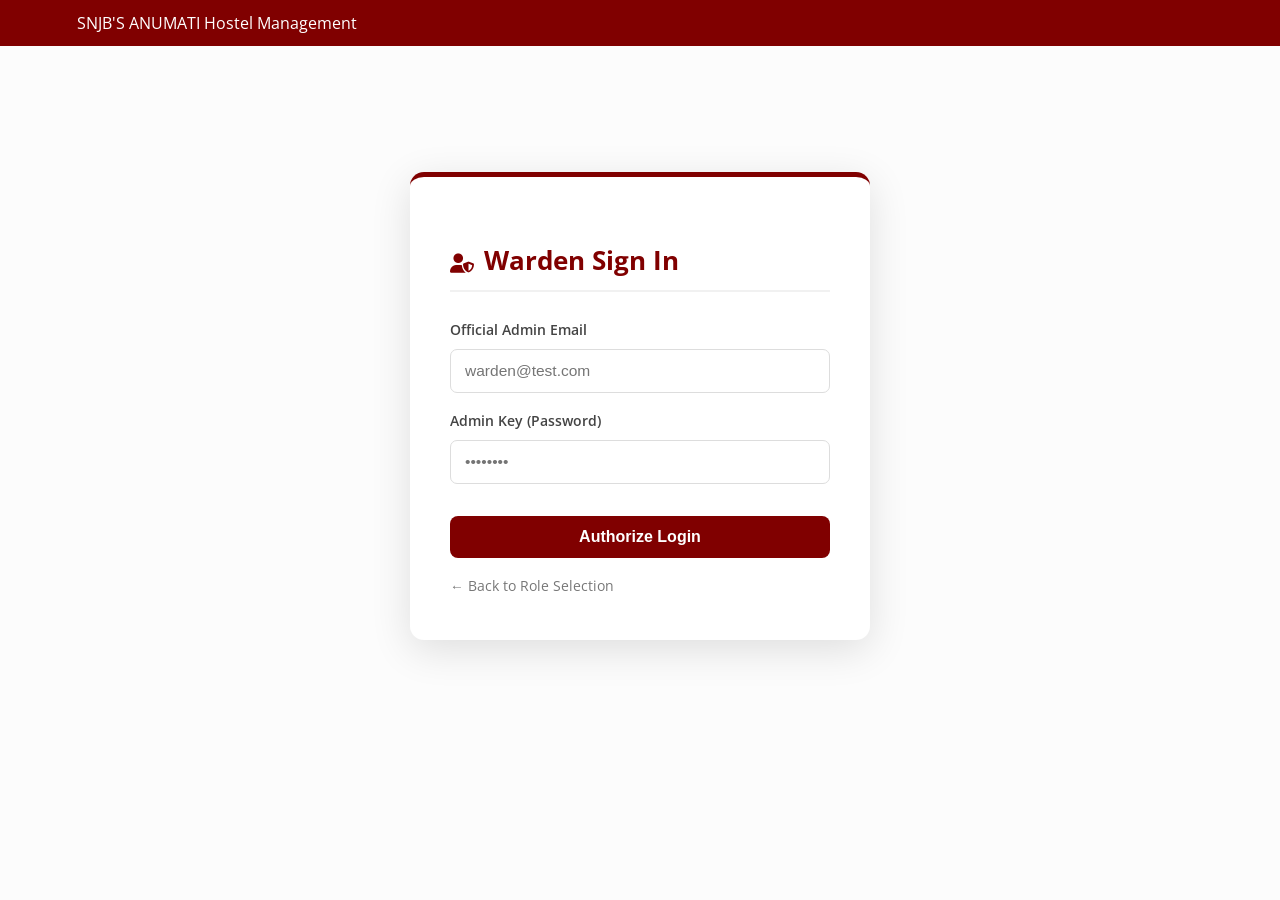
<file: warden_login.html>
<!DOCTYPE html>
<html lang="en">

<head>
    <meta charset="UTF-8">
    <meta name="viewport" content="width=device-width, initial-scale=1.0">
    <title>Warden Login | SNJB Anumati</title>
    <meta name="description" content="Warden/Admin login portal for SNJB's Anumati Hostel Leave Management system.">
    <link rel="stylesheet" href="style.css">
    <link rel="stylesheet" href="https://cdnjs.cloudflare.com/ajax/libs/font-awesome/6.0.0/css/all.min.css">
    <link href="https://fonts.googleapis.com/css2?family=Open+Sans:wght@400;600;700&display=swap" rel="stylesheet">
</head>

<body class="home-bg">
    <header class="header">
        <div class="logo-area">
            <span class="nmims-text">SNJB'S</span>
            <span class="brand-name">ANUMATI Hostel Management</span>
        </div>
    </header>

    <div class="hero-section">
        <div class="auth-card">
            <h2><i class="fas fa-user-shield"
                    style="font-size:1.2rem; margin-right:10px; color:var(--maroon);"></i>Warden Sign In</h2>
            <form id="wardenLoginForm" autocomplete="off">
                <div style="margin-bottom: 18px;">
                    <label for="wEmail">Official Admin Email</label>
                    <input type="email" id="wEmail" class="input-field" placeholder="warden@test.com" required>
                </div>
                <div style="margin-bottom: 22px;">
                    <label for="wPass">Admin Key (Password)</label>
                    <input type="password" id="wPass" class="input-field" placeholder="••••••••" required>
                </div>
                <p id="loginError" class="error-msg"></p>
                <button type="submit" id="loginBtn" class="btn-nmims-submit" style="border:none;">Authorize
                    Login</button>
            </form>
            <a href="index.html" class="auth-back-link">← Back to Role Selection</a>
        </div>
    </div>

    <script src="api.js"></script>
    <script>
        document.getElementById('wardenLoginForm').addEventListener('submit', async (e) => {
            e.preventDefault();
            const btn = document.getElementById('loginBtn');
            const email = document.getElementById('wEmail').value.trim();
            const password = document.getElementById('wPass').value;

            setError('loginError', '');
            setButtonLoading(btn, true, 'Authorize Login');

            try {
                const data = await apiRequest('POST', '/auth/warden/login', { email, password });
                saveUser('warden', data);    // stores user_id, email
                window.location.href = 'warden.html';
            } catch (err) {
                setError('loginError', err.message || 'Access denied. Check your credentials.');
                setButtonLoading(btn, false, 'Authorize Login');
            }
        });
    </script>
</body>

</html>
</file>
<file: style.css>
/* --- Global Styles --- */
:root {
    --maroon: #800000;
    --white: #ffffff;
}

body {
    font-family: 'Open Sans', sans-serif;
    margin: 0;
    padding: 0;
    background-color: #fcfcfc;
}

/* --- Header & Navigation --- */
.header {
    background: var(--maroon);
    padding: 12px 6%;
    display: flex;
    justify-content: space-between;
    align-items: center;
    color: white;
}

.top-nav {
    display: flex;
    gap: 20px;
}

.top-nav a {
    color: white;
    text-decoration: none;
    font-weight: 600;
    font-size: 0.9rem;
    display: flex;
    align-items: center;
    gap: 5px;
}

/* --- Hero & Branding Section --- */
.hero-section {
    display: flex;
    justify-content: center;
    align-items: center;
    min-height: 80vh;
}

.interface-container {
    display: flex;
    flex-direction: column;
    align-items: center;
    text-align: center;
}

.college-branding {
    margin-bottom: 35px;
}

.college-logo {
    width: 120px;
    height: auto;
    margin-bottom: 10px;
    display: block;
    margin-left: auto;
    margin-right: auto;
}

.main-title {
    font-size: 3rem;
    color: var(--maroon);
    font-weight: 800;
    margin: 0;
}

/* --- SNJB Buttons --- */
.login-button-group {
    display: flex;
    flex-direction: column;
    gap: 15px;
}

.btn-snjb-style {
    background: white;
    color: #333;
    text-decoration: none;
    width: 320px;
    padding: 16px;
    border: 2px solid var(--maroon);
    border-radius: 12px;
    font-weight: 700;
    display: flex;
    align-items: center;
    justify-content: center;
    box-shadow: 0 6px 0px var(--maroon);
    transition: 0.2s;
}

.btn-snjb-style:hover {
    transform: translateY(3px);
    box-shadow: 0 3px 0px var(--maroon);
}

.btn-snjb-style i {
    margin-right: 12px;
    color: var(--maroon);
}

.footer-text {
    margin-top: 50px;
    color: var(--maroon);
    font-weight: 700;
}

/* --- Content Page Specific Styles --- */

/* Card Styling */
.home-section-card {
    background: #ffffff;
    padding: 40px;
    border-radius: 20px;
    box-shadow: 0 10px 30px rgba(0,0,0,0.1);
    max-width: 800px;
    margin: 40px auto;
    border-top: 5px solid var(--maroon);
}

.home-section-card h2 {
    color: var(--maroon);
    font-size: 2rem;
    margin-bottom: 20px;
    border-bottom: 2px solid #f0f0f0;
    padding-bottom: 10px;
}

/* Table Styling (Contact Page sathi) */
.home-table {
    width: 100%;
    border-collapse: collapse;
    margin-top: 20px;
}

.home-table th {
    background-color: var(--maroon);
    color: white;
    padding: 12px;
    text-align: left;
}

.home-table td {
    padding: 12px;
    border-bottom: 1px solid #eee;
}

.home-table tr:hover {
    background-color: #fff5f5;
}

/* Rules Row (Rules Page sathi) */
.instr-row {
    display: flex;
    align-items: center;
    gap: 15px;
    padding: 15px;
    margin-bottom: 10px;
    background: #f9f9f9;
    border-left: 4px solid var(--maroon);
    border-radius: 5px;
    transition: 0.3s;
}

.instr-row:hover {
    transform: translateX(10px);
    background: #fff0f0;
}

.instr-row span {
    font-size: 1.5rem;
}

/* Navbar Back Button */
.navbar a {
    display: inline-flex;
    align-items: center;
    gap: 8px;
    background: rgba(255,255,255,0.2);
    padding: 8px 15px;
    border-radius: 8px;
    transition: 0.3s;
}

.navbar a:hover {
    background: white;
    color: var(--maroon) !important;
}

/* --- Dashboard & Application Form Layout --- */
.main-wrapper, .dashboard-container {
    padding: 40px 6%;
    max-width: 1200px;
    margin: 0 auto;
}

/* Card Styling (Application Form & Lists) */
.nmims-card, .nmims-table-card {
    background: #ffffff;
    padding: 30px;
    border-radius: 12px;
    box-shadow: 0 5px 20px rgba(0,0,0,0.08);
    border-top: 5px solid var(--maroon);
    margin-bottom: 30px;
}

.nmims-card h2, .nmims-card h3 {
    margin-top: 0;
    color: var(--maroon);
    border-bottom: 1px solid #eee;
    padding-bottom: 15px;
}

/* Form Styling */
.flex-group {
    display: flex;
    gap: 20px;
    margin-bottom: 15px;
    flex-wrap: wrap;
}

.flex-item {
    flex: 1;
    min-width: 200px;
}

label {
    display: block;
    font-weight: 600;
    margin-bottom: 8px;
    color: #444;
    font-size: 0.9rem;
}

.input-field {
    width: 100%;
    padding: 12px;
    border: 1px solid #ddd;
    border-radius: 6px;
    font-size: 1rem;
    box-sizing: border-box;
    transition: 0.3s;
}

.input-field:focus {
    border-color: var(--maroon);
    outline: none;
    box-shadow: 0 0 5px rgba(128, 0, 0, 0.1);
}

/* Dashboard Table Styling */
.nmims-table {
    width: 100%;
    border-collapse: collapse;
    margin-top: 15px;
    background: white;
}

.nmims-table th {
    background: #f8f9fa;
    color: #555;
    font-weight: 700;
    text-align: left;
    padding: 15px;
    border-bottom: 2px solid #eee;
}

.nmims-table td {
    padding: 15px;
    border-bottom: 1px solid #eee;
    color: #444;
}

.nmims-table tr:hover {
    background-color: #fcfcfc;
}

/* Dashboard Buttons */
.btn-nmims-submit {
    background: var(--maroon);
    color: white;
    border: none;
    padding: 12px 25px;
    border-radius: 8px;
    font-weight: 700;
    cursor: pointer;
    width: 100%;
    font-size: 1rem;
    transition: 0.3s;
    margin-top: 10px;
}

.btn-nmims-submit:hover {
    background: #a00000;
    transform: translateY(-2px);
    box-shadow: 0 5px 15px rgba(0,0,0,0.1);
}

/* Responsive adjustments */
@media (max-width: 768px) {
    .flex-group {
        flex-direction: column;
        gap: 10px;
    }
}

/* ── Status Badges ─────────────────────────────────────────────────────────── */
.status-badge {
    display: inline-block;
    padding: 4px 12px;
    border-radius: 20px;
    font-size: 0.78rem;
    font-weight: 700;
    text-transform: uppercase;
    letter-spacing: 0.04em;
}

.badge-pending {
    background: #fff3cd;
    color: #856404;
    border: 1px solid #ffc107;
}

.badge-approved {
    background: #d1f5e0;
    color: #155724;
    border: 1px solid #28a745;
}

.badge-issued {
    background: #d0eaff;
    color: #004085;
    border: 1px solid #007bff;
}

/* ── Toast Notification ────────────────────────────────────────────────────── */
.toast {
    position: fixed;
    bottom: 30px;
    right: 30px;
    padding: 14px 24px;
    border-radius: 10px;
    font-weight: 600;
    font-size: 0.95rem;
    color: white;
    box-shadow: 0 8px 25px rgba(0,0,0,0.18);
    transform: translateY(80px);
    opacity: 0;
    transition: transform 0.35s ease, opacity 0.35s ease;
    z-index: 9999;
    max-width: 340px;
}

.toast-visible {
    transform: translateY(0);
    opacity: 1;
}

.toast-success {
    background: linear-gradient(135deg, #28a745, #20c997);
}

.toast-error {
    background: linear-gradient(135deg, #dc3545, #c0392b);
}

/* ── Inline Error Message ──────────────────────────────────────────────────── */
.error-msg {
    display: none;
    color: #c0392b;
    background: #fdf0ef;
    border: 1px solid #f5c6cb;
    border-radius: 6px;
    padding: 10px 14px;
    font-size: 0.88rem;
    font-weight: 600;
    margin-top: 10px;
}

/* ── Button Spinner ────────────────────────────────────────────────────────── */
.btn-spinner {
    display: inline-block;
    width: 14px;
    height: 14px;
    border: 2px solid rgba(255,255,255,0.4);
    border-top-color: white;
    border-radius: 50%;
    animation: spin 0.7s linear infinite;
    vertical-align: middle;
    margin-right: 6px;
}

@keyframes spin {
    to { transform: rotate(360deg); }
}

/* ── Page Loading Spinner ──────────────────────────────────────────────────── */
.page-loading {
    display: flex;
    flex-direction: column;
    align-items: center;
    justify-content: center;
    padding: 60px 20px;
    color: #888;
    font-size: 0.95rem;
    gap: 14px;
}

.page-loading .big-spinner {
    width: 40px;
    height: 40px;
    border: 4px solid #eee;
    border-top-color: var(--maroon);
    border-radius: 50%;
    animation: spin 0.8s linear infinite;
}

/* ── Empty State ───────────────────────────────────────────────────────────── */
.empty-state {
    text-align: center;
    padding: 50px 20px;
    color: #aaa;
}

.empty-state .empty-icon {
    font-size: 3rem;
    margin-bottom: 12px;
    display: block;
}

.empty-state p {
    font-size: 0.95rem;
    margin: 0;
}

/* ── Action Buttons ────────────────────────────────────────────────────────── */
.btn-approve {
    background: #28a745;
    color: white;
    border: none;
    padding: 8px 18px;
    border-radius: 6px;
    font-weight: 700;
    font-size: 0.82rem;
    cursor: pointer;
    transition: 0.2s;
    text-transform: uppercase;
    letter-spacing: 0.04em;
}

.btn-approve:hover {
    background: #218838;
    transform: translateY(-1px);
    box-shadow: 0 4px 10px rgba(40,167,69,0.3);
}

.btn-issue {
    background: #007bff;
    color: white;
    border: none;
    padding: 8px 18px;
    border-radius: 6px;
    font-weight: 700;
    font-size: 0.82rem;
    cursor: pointer;
    transition: 0.2s;
    text-transform: uppercase;
    letter-spacing: 0.04em;
}

.btn-issue:hover {
    background: #0056b3;
    transform: translateY(-1px);
    box-shadow: 0 4px 10px rgba(0,123,255,0.3);
}

.btn-approve:disabled,
.btn-issue:disabled {
    opacity: 0.6;
    cursor: not-allowed;
    transform: none;
}

/* ── Auth Card Refinements ─────────────────────────────────────────────────── */
.auth-card {
    background: white;
    padding: 44px 40px;
    border-radius: 14px;
    box-shadow: 0 10px 40px rgba(0,0,0,0.12);
    width: 380px;
    border-top: 5px solid var(--maroon);
}

.auth-card h2 {
    color: var(--maroon);
    margin-bottom: 28px;
    border-bottom: 2px solid #f1f1f1;
    padding-bottom: 12px;
    font-size: 1.6rem;
}

.auth-card label {
    font-weight: 600;
    font-size: 0.88rem;
    color: #444;
    margin-bottom: 6px;
}

.auth-card .input-field {
    width: 100%;
    padding: 12px 14px;
    margin-top: 4px;
    border: 1px solid #ddd;
    border-radius: 7px;
    font-size: 0.97rem;
    box-sizing: border-box;
    transition: 0.25s;
}

.auth-card .input-field:focus {
    border-color: var(--maroon);
    outline: none;
    box-shadow: 0 0 0 3px rgba(128,0,0,0.08);
}

.auth-back-link {
    display: inline-block;
    margin-top: 18px;
    font-size: 0.85rem;
    color: #777;
    text-decoration: none;
    transition: color 0.2s;
}

.auth-back-link:hover {
    color: var(--maroon);
}

/* ── Welcome Banner ────────────────────────────────────────────────────────── */
.welcome-banner {
    background: #fff;
    padding: 22px 28px;
    border-left: 5px solid var(--maroon);
    margin-bottom: 28px;
    border-radius: 8px;
    box-shadow: 0 2px 12px rgba(0,0,0,0.06);
}

.welcome-banner h1 {
    margin: 0;
    font-size: 1.7rem;
    color: #222;
}

.welcome-banner p {
    color: #666;
    margin: 6px 0 0;
    font-size: 0.92rem;
}

/* ── Table Row Animations ──────────────────────────────────────────────────── */
.nmims-table tbody tr {
    transition: background 0.15s;
}

.nmims-table tbody tr td {
    vertical-align: middle;
}
</file>
